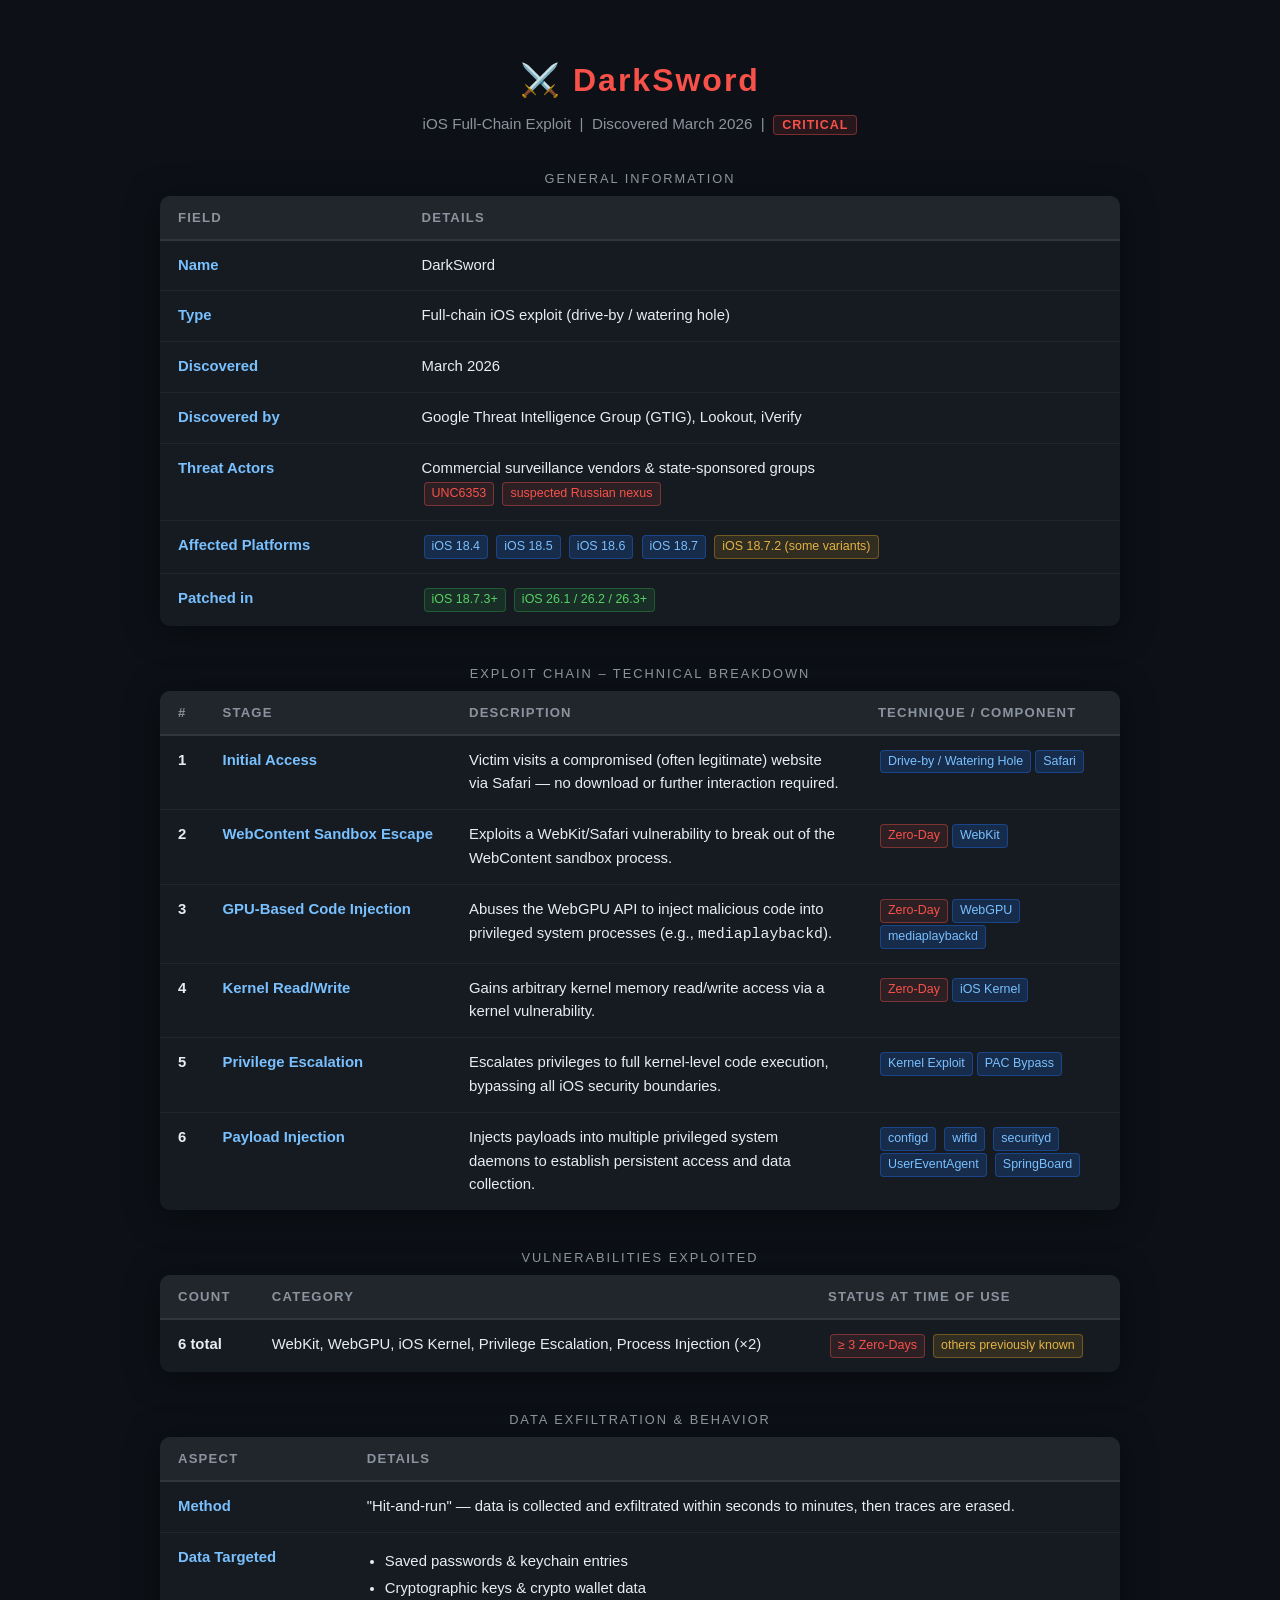
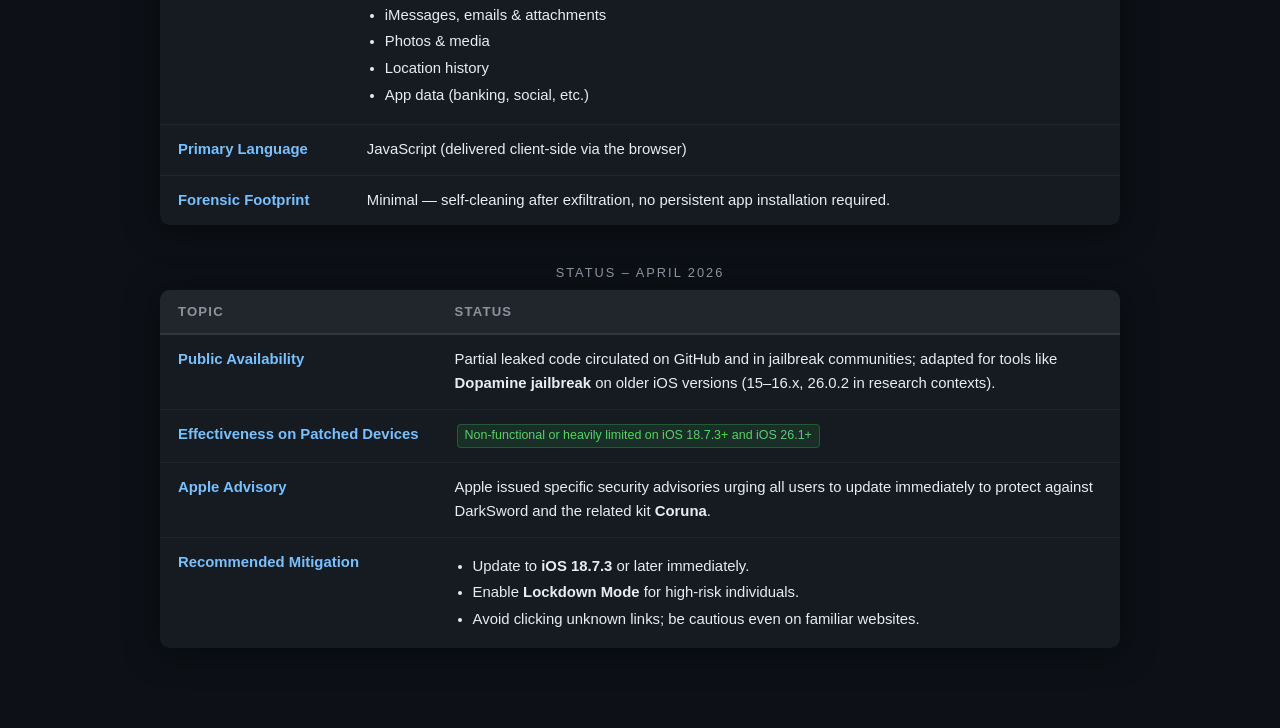
<file: darksword_exploit.html>
<!DOCTYPE html>
<html lang="en">
<head>
  <meta charset="UTF-8">
  <meta name="viewport" content="width=device-width, initial-scale=1.0">
  <title>DarkSword Exploit Chain – Overview</title>
  <style>
    body {
      font-family: 'Segoe UI', Arial, sans-serif;
      background: #0d1117;
      color: #e6edf3;
      padding: 32px 16px;
    }
    h1 {
      text-align: center;
      color: #f85149;
      letter-spacing: 2px;
      margin-bottom: 6px;
      font-size: 2rem;
    }
    .subtitle {
      text-align: center;
      color: #8b949e;
      margin-bottom: 32px;
      font-size: 0.95rem;
    }
    .badge {
      display: inline-block;
      background: #f851491a;
      color: #f85149;
      border: 1px solid #f8514966;
      border-radius: 4px;
      padding: 2px 8px;
      font-size: 0.78rem;
      font-weight: 700;
      letter-spacing: 1px;
      vertical-align: middle;
    }
    table {
      width: 100%;
      max-width: 960px;
      margin: 0 auto 40px auto;
      border-collapse: collapse;
      background: #161b22;
      border-radius: 10px;
      overflow: hidden;
      box-shadow: 0 4px 32px #0008;
    }
    thead tr {
      background: #21262d;
    }
    th {
      padding: 14px 18px;
      text-align: left;
      font-size: 0.82rem;
      text-transform: uppercase;
      letter-spacing: 1.2px;
      color: #8b949e;
      border-bottom: 2px solid #30363d;
    }
    td {
      padding: 13px 18px;
      border-bottom: 1px solid #21262d;
      vertical-align: top;
      font-size: 0.93rem;
      line-height: 1.6;
    }
    tr:last-child td { border-bottom: none; }
    tr:hover td { background: #1c2128; }
    .label {
      font-weight: 700;
      color: #79c0ff;
      white-space: nowrap;
    }
    .tag {
      display: inline-block;
      background: #1f6feb33;
      color: #79c0ff;
      border-radius: 4px;
      padding: 1px 7px;
      font-size: 0.78rem;
      margin: 1px 2px;
      border: 1px solid #1f6feb66;
    }
    .tag.red {
      background: #f851491a;
      color: #f85149;
      border-color: #f8514966;
    }
    .tag.green {
      background: #2ea04326;
      color: #56d364;
      border-color: #2ea04366;
    }
    .tag.orange {
      background: #d2992226;
      color: #e3b341;
      border-color: #d2992266;
    }
    ul {
      margin: 4px 0 0 0;
      padding-left: 18px;
    }
    li { margin-bottom: 3px; }
    .section-title {
      text-align: center;
      color: #8b949e;
      font-size: 0.8rem;
      text-transform: uppercase;
      letter-spacing: 2px;
      margin: 36px auto 10px auto;
      max-width: 960px;
    }
  </style>
</head>
<body>

<h1>⚔️ DarkSword</h1>
<p class="subtitle">iOS Full-Chain Exploit &nbsp;|&nbsp; Discovered March 2026 &nbsp;|&nbsp; <span class="badge">CRITICAL</span></p>

<!-- General Info -->
<div class="section-title">General Information</div>
<table>
  <thead>
    <tr><th>Field</th><th>Details</th></tr>
  </thead>
  <tbody>
    <tr>
      <td class="label">Name</td>
      <td>DarkSword</td>
    </tr>
    <tr>
      <td class="label">Type</td>
      <td>Full-chain iOS exploit (drive-by / watering hole)</td>
    </tr>
    <tr>
      <td class="label">Discovered</td>
      <td>March 2026</td>
    </tr>
    <tr>
      <td class="label">Discovered by</td>
      <td>Google Threat Intelligence Group (GTIG), Lookout, iVerify</td>
    </tr>
    <tr>
      <td class="label">Threat Actors</td>
      <td>
        Commercial surveillance vendors &amp; state-sponsored groups<br>
        <span class="tag red">UNC6353</span> <span class="tag red">suspected Russian nexus</span>
      </td>
    </tr>
    <tr>
      <td class="label">Affected Platforms</td>
      <td>
        <span class="tag">iOS 18.4</span>
        <span class="tag">iOS 18.5</span>
        <span class="tag">iOS 18.6</span>
        <span class="tag">iOS 18.7</span>
        <span class="tag orange">iOS 18.7.2 (some variants)</span>
      </td>
    </tr>
    <tr>
      <td class="label">Patched in</td>
      <td>
        <span class="tag green">iOS 18.7.3+</span>
        <span class="tag green">iOS 26.1 / 26.2 / 26.3+</span>
      </td>
    </tr>
  </tbody>
</table>

<!-- Exploit Chain -->
<div class="section-title">Exploit Chain – Technical Breakdown</div>
<table>
  <thead>
    <tr><th>#</th><th>Stage</th><th>Description</th><th>Technique / Component</th></tr>
  </thead>
  <tbody>
    <tr>
      <td><b>1</b></td>
      <td class="label">Initial Access</td>
      <td>Victim visits a compromised (often legitimate) website via Safari — no download or further interaction required.</td>
      <td><span class="tag">Drive-by / Watering Hole</span><span class="tag">Safari</span></td>
    </tr>
    <tr>
      <td><b>2</b></td>
      <td class="label">WebContent Sandbox Escape</td>
      <td>Exploits a WebKit/Safari vulnerability to break out of the WebContent sandbox process.</td>
      <td><span class="tag red">Zero-Day</span><span class="tag">WebKit</span></td>
    </tr>
    <tr>
      <td><b>3</b></td>
      <td class="label">GPU-Based Code Injection</td>
      <td>Abuses the WebGPU API to inject malicious code into privileged system processes (e.g., <code>mediaplaybackd</code>).</td>
      <td><span class="tag red">Zero-Day</span><span class="tag">WebGPU</span><span class="tag">mediaplaybackd</span></td>
    </tr>
    <tr>
      <td><b>4</b></td>
      <td class="label">Kernel Read/Write</td>
      <td>Gains arbitrary kernel memory read/write access via a kernel vulnerability.</td>
      <td><span class="tag red">Zero-Day</span><span class="tag">iOS Kernel</span></td>
    </tr>
    <tr>
      <td><b>5</b></td>
      <td class="label">Privilege Escalation</td>
      <td>Escalates privileges to full kernel-level code execution, bypassing all iOS security boundaries.</td>
      <td><span class="tag">Kernel Exploit</span><span class="tag">PAC Bypass</span></td>
    </tr>
    <tr>
      <td><b>6</b></td>
      <td class="label">Payload Injection</td>
      <td>Injects payloads into multiple privileged system daemons to establish persistent access and data collection.</td>
      <td>
        <span class="tag">configd</span>
        <span class="tag">wifid</span>
        <span class="tag">securityd</span>
        <span class="tag">UserEventAgent</span>
        <span class="tag">SpringBoard</span>
      </td>
    </tr>
  </tbody>
</table>

<!-- Vulnerabilities -->
<div class="section-title">Vulnerabilities Exploited</div>
<table>
  <thead>
    <tr><th>Count</th><th>Category</th><th>Status at Time of Use</th></tr>
  </thead>
  <tbody>
    <tr>
      <td><b>6 total</b></td>
      <td>WebKit, WebGPU, iOS Kernel, Privilege Escalation, Process Injection (×2)</td>
      <td>
        <span class="tag red">≥ 3 Zero-Days</span>
        <span class="tag orange">others previously known</span>
      </td>
    </tr>
  </tbody>
</table>

<!-- Data Exfiltration -->
<div class="section-title">Data Exfiltration & Behavior</div>
<table>
  <thead>
    <tr><th>Aspect</th><th>Details</th></tr>
  </thead>
  <tbody>
    <tr>
      <td class="label">Method</td>
      <td>"Hit-and-run" — data is collected and exfiltrated within seconds to minutes, then traces are erased.</td>
    </tr>
    <tr>
      <td class="label">Data Targeted</td>
      <td>
        <ul>
          <li>Saved passwords &amp; keychain entries</li>
          <li>Cryptographic keys &amp; crypto wallet data</li>
          <li>iMessages, emails &amp; attachments</li>
          <li>Photos &amp; media</li>
          <li>Location history</li>
          <li>App data (banking, social, etc.)</li>
        </ul>
      </td>
    </tr>
    <tr>
      <td class="label">Primary Language</td>
      <td>JavaScript (delivered client-side via the browser)</td>
    </tr>
    <tr>
      <td class="label">Forensic Footprint</td>
      <td>Minimal — self-cleaning after exfiltration, no persistent app installation required.</td>
    </tr>
  </tbody>
</table>

<!-- Status -->
<div class="section-title">Status – April 2026</div>
<table>
  <thead>
    <tr><th>Topic</th><th>Status</th></tr>
  </thead>
  <tbody>
    <tr>
      <td class="label">Public Availability</td>
      <td>Partial leaked code circulated on GitHub and in jailbreak communities; adapted for tools like <b>Dopamine jailbreak</b> on older iOS versions (15–16.x, 26.0.2 in research contexts).</td>
    </tr>
    <tr>
      <td class="label">Effectiveness on Patched Devices</td>
      <td><span class="tag green">Non-functional or heavily limited on iOS 18.7.3+ and iOS 26.1+</span></td>
    </tr>
    <tr>
      <td class="label">Apple Advisory</td>
      <td>Apple issued specific security advisories urging all users to update immediately to protect against DarkSword and the related kit <b>Coruna</b>.</td>
    </tr>
    <tr>
      <td class="label">Recommended Mitigation</td>
      <td>
        <ul>
          <li>Update to <b>iOS 18.7.3</b> or later immediately.</li>
          <li>Enable <b>Lockdown Mode</b> for high-risk individuals.</li>
          <li>Avoid clicking unknown links; be cautious even on familiar websites.</li>
        </ul>
      </td>
    </tr>
  </tbody>
</table>

</body>
</html>
</file>
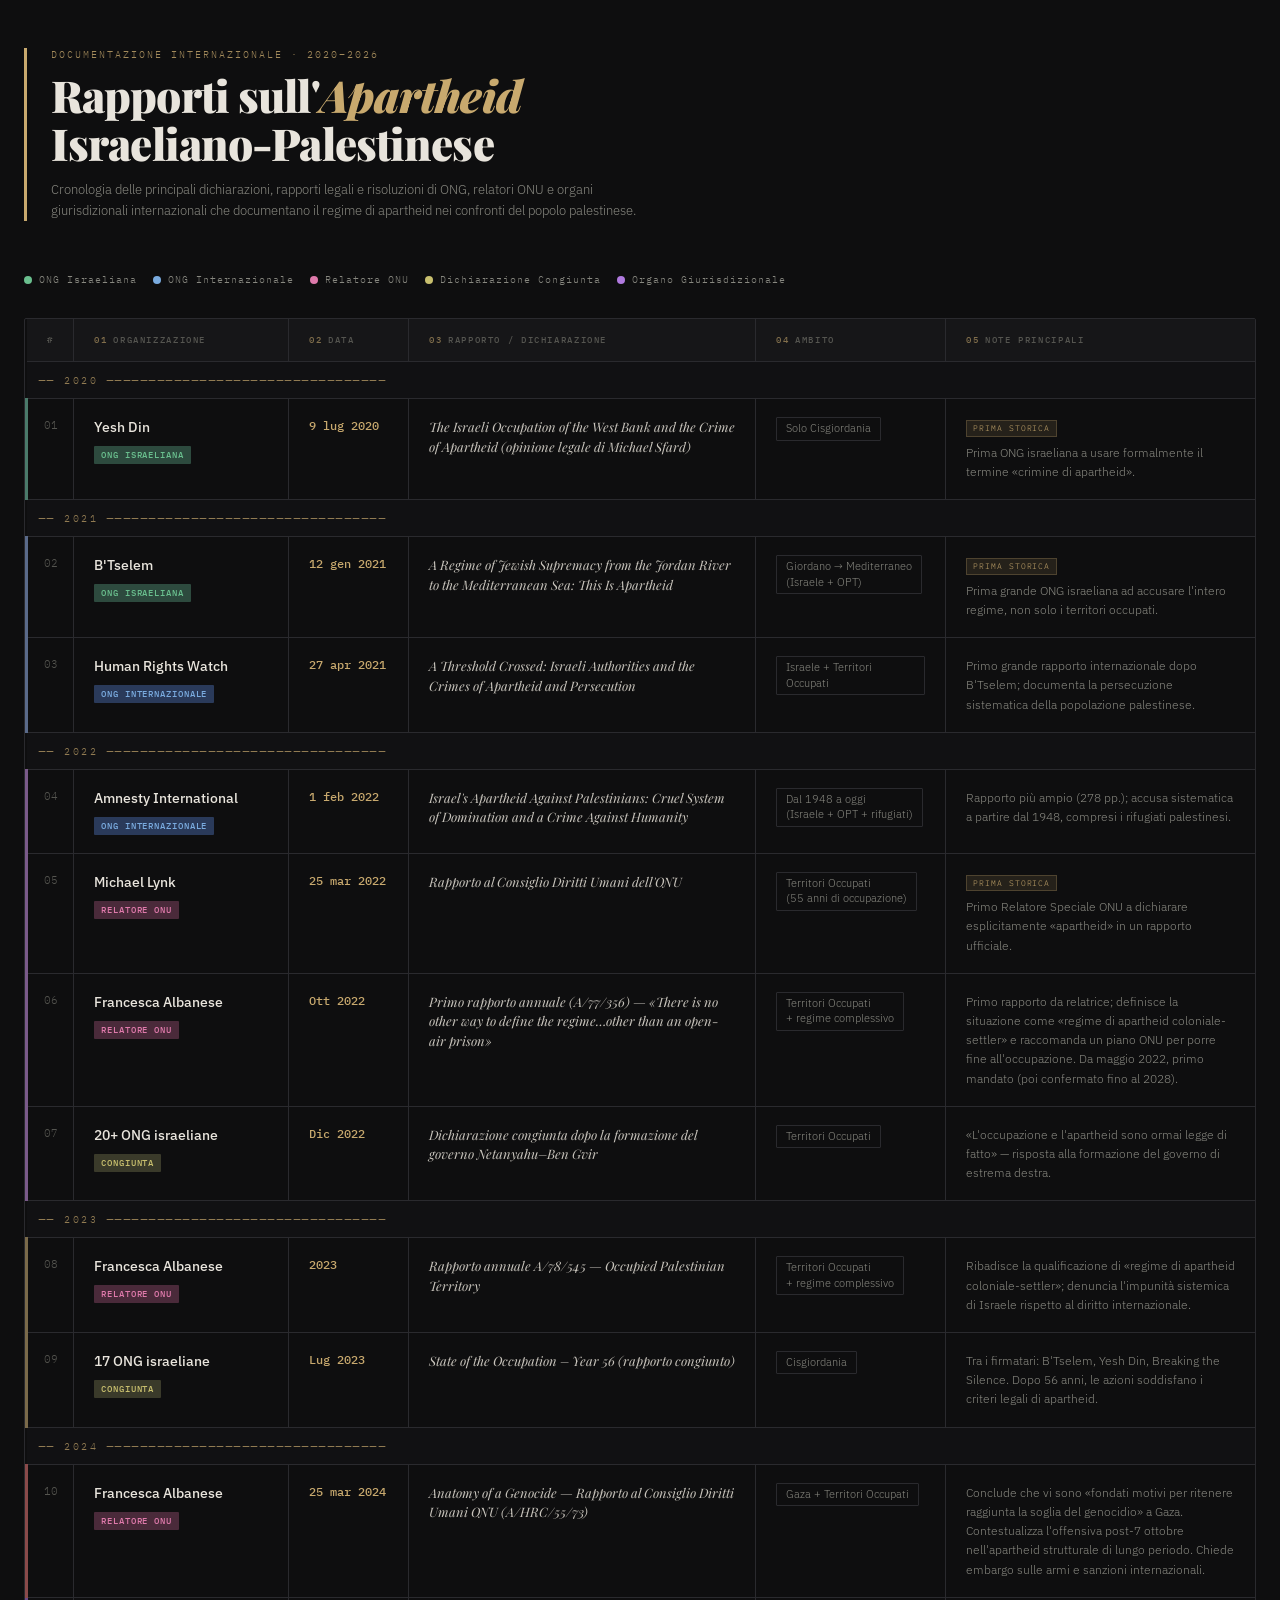
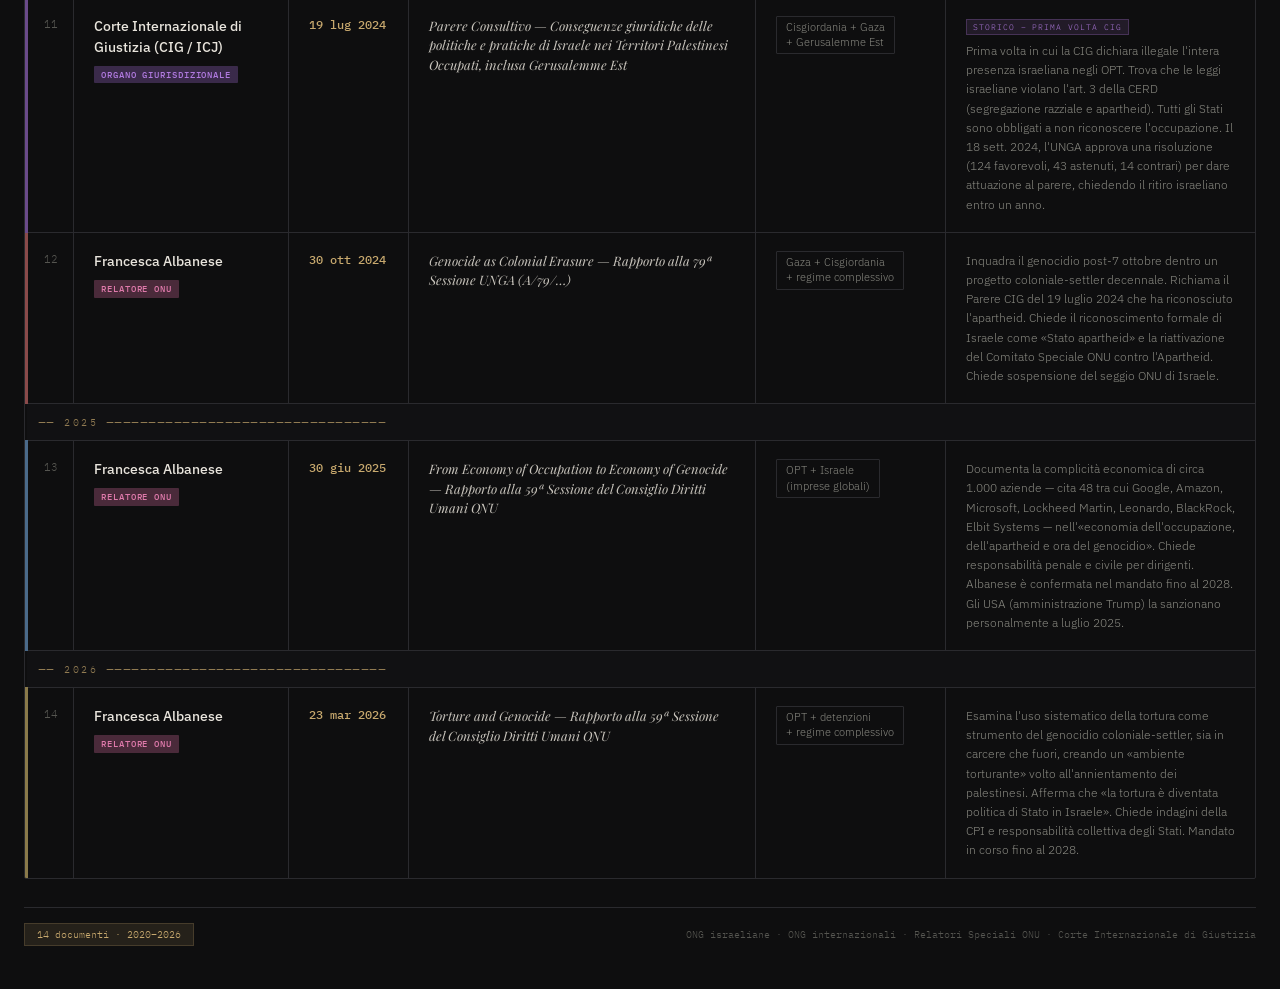
<file: tabella_apartheid.html>
<!DOCTYPE html>
<html lang="it">
<head>
<meta charset="UTF-8">
<meta name="viewport" content="width=device-width, initial-scale=1.0">
<title>Rapporti sull'Apartheid – Timeline</title>
<link href="https://fonts.googleapis.com/css2?family=Playfair+Display:wght@400;700;900&family=IBM+Plex+Mono:wght@400;500&family=IBM+Plex+Sans:wght@300;400;500&display=swap" rel="stylesheet">
<style>
  :root {
    --bg: #0e0e0f;
    --surface: #161618;
    --border: #2a2a2e;
    --accent: #c8a96e;
    --accent-dim: rgba(200,169,110,0.12);
    --accent-glow: rgba(200,169,110,0.06);
    --text: #e8e4dc;
    --text-muted: #888880;
    --text-dim: #555550;
    --tag-il: #2d4a3e;
    --tag-il-text: #6abf8e;
    --tag-intl: #2a3a5a;
    --tag-intl-text: #7aabdf;
    --tag-un: #4a2a3a;
    --tag-un-text: #df7aab;
    --tag-conj: #3a3a2a;
    --tag-conj-text: #c8bf6e;
    --tag-court: #3a2a4a;
    --tag-court-text: #b07adf;
  }
  *, *::before, *::after { box-sizing: border-box; margin: 0; padding: 0; }
  body { background: var(--bg); color: var(--text); font-family: 'IBM Plex Sans', sans-serif; font-weight: 300; min-height: 100vh; padding: 48px 24px; }
  .page-wrapper { max-width: 1320px; margin: 0 auto; }
  .header { margin-bottom: 52px; border-left: 3px solid var(--accent); padding-left: 24px; }
  .header-label { font-family: 'IBM Plex Mono', monospace; font-size: 10px; letter-spacing: 0.2em; text-transform: uppercase; color: var(--accent); margin-bottom: 10px; opacity: 0.8; }
  .header h1 { font-family: 'Playfair Display', serif; font-size: clamp(24px, 4vw, 44px); font-weight: 900; line-height: 1.1; color: var(--text); letter-spacing: -0.02em; margin-bottom: 12px; }
  .header h1 em { font-style: italic; color: var(--accent); }
  .header p { font-size: 13px; color: var(--text-muted); line-height: 1.6; max-width: 600px; }
  .legend { display: flex; flex-wrap: wrap; gap: 16px; margin-bottom: 32px; }
  .legend-item { display: flex; align-items: center; gap: 7px; font-family: 'IBM Plex Mono', monospace; font-size: 10px; letter-spacing: 0.1em; color: var(--text-muted); }
  .dot { width: 8px; height: 8px; border-radius: 50%; flex-shrink: 0; }
  .year-row td { background: #111113; padding: 8px 20px 8px 12px; border-bottom: 1px solid var(--border); }
  .year-label { font-family: 'IBM Plex Mono', monospace; font-size: 10px; letter-spacing: 0.25em; text-transform: uppercase; color: var(--accent); opacity: 0.7; }
  .table-container { overflow-x: auto; border: 1px solid var(--border); border-radius: 2px; }
  table { width: 100%; border-collapse: collapse; font-size: 13px; line-height: 1.55; }
  thead tr { background: var(--surface); border-bottom: 1px solid var(--border); }
  th { font-family: 'IBM Plex Mono', monospace; font-size: 9px; font-weight: 500; letter-spacing: 0.18em; text-transform: uppercase; color: var(--text-dim); padding: 14px 20px; text-align: left; white-space: nowrap; border-right: 1px solid var(--border); position: sticky; top: 0; background: var(--surface); z-index: 2; }
  th:last-child { border-right: none; }
  th .th-num { display: inline-block; color: var(--accent); margin-right: 6px; opacity: 0.6; }
  tbody tr { border-bottom: 1px solid var(--border); transition: background 0.2s; cursor: default; }
  tbody tr:hover:not(.year-row) { background: var(--accent-glow); }
  tbody tr:last-child { border-bottom: none; }
  td { padding: 18px 20px; vertical-align: top; border-right: 1px solid var(--border); }
  td:last-child { border-right: none; }
  .col-index { font-family: 'IBM Plex Mono', monospace; font-size: 11px; color: var(--text-dim); width: 36px; text-align: center; padding: 18px 12px; }
  .col-org { min-width: 180px; max-width: 220px; }
  .org-name { font-weight: 500; color: var(--text); font-size: 13.5px; margin-bottom: 6px; font-family: 'IBM Plex Sans', sans-serif; }
  .tag { display: inline-block; font-family: 'IBM Plex Mono', monospace; font-size: 9px; letter-spacing: 0.1em; text-transform: uppercase; padding: 2px 7px; border-radius: 1px; font-weight: 500; }
  .tag-il { background: var(--tag-il); color: var(--tag-il-text); }
  .tag-intl { background: var(--tag-intl); color: var(--tag-intl-text); }
  .tag-un { background: var(--tag-un); color: var(--tag-un-text); }
  .tag-conj { background: var(--tag-conj); color: var(--tag-conj-text); }
  .tag-court { background: var(--tag-court); color: var(--tag-court-text); }
  .col-date { white-space: nowrap; min-width: 120px; }
  .date-main { font-family: 'IBM Plex Mono', monospace; font-size: 12px; color: var(--accent); font-weight: 500; }
  .col-report { min-width: 260px; max-width: 360px; }
  .report-title { font-family: 'Playfair Display', serif; font-size: 13px; font-weight: 400; font-style: italic; color: #c8c4bc; line-height: 1.5; }
  .col-scope { min-width: 170px; max-width: 210px; }
  .scope-pill { display: inline-block; font-size: 11px; color: var(--text-muted); border: 1px solid var(--border); padding: 3px 9px; border-radius: 1px; line-height: 1.4; }
  .col-notes { min-width: 240px; max-width: 320px; }
  .note-text { font-size: 12px; color: var(--text-muted); line-height: 1.6; }
  .note-first { display: inline-block; background: var(--accent-dim); color: var(--accent); font-family: 'IBM Plex Mono', monospace; font-size: 8px; letter-spacing: 0.12em; text-transform: uppercase; padding: 1px 6px; margin-bottom: 6px; border: 1px solid rgba(200,169,110,0.25); }
  .note-landmark { display: inline-block; background: rgba(176,122,223,0.12); color: var(--tag-court-text); font-family: 'IBM Plex Mono', monospace; font-size: 8px; letter-spacing: 0.12em; text-transform: uppercase; padding: 1px 6px; margin-bottom: 6px; border: 1px solid rgba(176,122,223,0.25); }
  .stripe-2020 { border-left: 3px solid #4a7a6a; }
  .stripe-2021 { border-left: 3px solid #5a6a8a; }
  .stripe-2022 { border-left: 3px solid #7a5a8a; }
  .stripe-2023 { border-left: 3px solid #7a6a4a; }
  .stripe-2024a { border-left: 3px solid #8a4a4a; }
  .stripe-2024b { border-left: 3px solid #6a4a8a; }
  .stripe-2025 { border-left: 3px solid #4a6a8a; }
  .stripe-2026 { border-left: 3px solid #8a7a4a; }
  .footer { margin-top: 28px; display: flex; justify-content: space-between; align-items: center; flex-wrap: wrap; gap: 12px; font-family: 'IBM Plex Mono', monospace; font-size: 10px; color: var(--text-dim); padding-top: 20px; border-top: 1px solid var(--border); }
  .count-badge { background: var(--accent-dim); color: var(--accent); padding: 4px 12px; border: 1px solid rgba(200,169,110,0.2); }
  @media (max-width: 768px) { body { padding: 24px 12px; } td, th { padding: 12px 12px; } .col-report { min-width: 200px; } .col-notes { min-width: 180px; } }
</style>
</head>
<body>
<div class="page-wrapper">

  <header class="header">
    <div class="header-label">Documentazione internazionale · 2020–2026</div>
    <h1>Rapporti sull'<em>Apartheid</em><br>Israeliano-Palestinese</h1>
    <p>Cronologia delle principali dichiarazioni, rapporti legali e risoluzioni di ONG, relatori ONU e organi giurisdizionali internazionali che documentano il regime di apartheid nei confronti del popolo palestinese.</p>
  </header>

  <div class="legend">
    <div class="legend-item"><span class="dot" style="background:var(--tag-il-text)"></span> ONG Israeliana</div>
    <div class="legend-item"><span class="dot" style="background:var(--tag-intl-text)"></span> ONG Internazionale</div>
    <div class="legend-item"><span class="dot" style="background:var(--tag-un-text)"></span> Relatore ONU</div>
    <div class="legend-item"><span class="dot" style="background:var(--tag-conj-text)"></span> Dichiarazione Congiunta</div>
    <div class="legend-item"><span class="dot" style="background:var(--tag-court-text)"></span> Organo Giurisdizionale</div>
  </div>

  <div class="table-container">
    <table>
      <thead>
        <tr>
          <th>#</th>
          <th><span class="th-num">01</span>Organizzazione</th>
          <th><span class="th-num">02</span>Data</th>
          <th><span class="th-num">03</span>Rapporto / Dichiarazione</th>
          <th><span class="th-num">04</span>Ambito</th>
          <th><span class="th-num">05</span>Note principali</th>
        </tr>
      </thead>
      <tbody>

        <!-- ══ 2020 ══ -->
        <tr class="year-row"><td colspan="6"><span class="year-label">── 2020 ─────────────────────────────────</span></td></tr>

        <tr class="stripe-2020">
          <td class="col-index">01</td>
          <td class="col-org"><div class="org-name">Yesh Din</div><span class="tag tag-il">ONG israeliana</span></td>
          <td class="col-date"><div class="date-main">9 lug 2020</div></td>
          <td class="col-report"><div class="report-title">The Israeli Occupation of the West Bank and the Crime of Apartheid (opinione legale di Michael Sfard)</div></td>
          <td class="col-scope"><span class="scope-pill">Solo Cisgiordania</span></td>
          <td class="col-notes"><span class="note-first">Prima storica</span><div class="note-text">Prima ONG israeliana a usare formalmente il termine «crimine di apartheid».</div></td>
        </tr>

        <!-- ══ 2021 ══ -->
        <tr class="year-row"><td colspan="6"><span class="year-label">── 2021 ─────────────────────────────────</span></td></tr>

        <tr class="stripe-2021">
          <td class="col-index">02</td>
          <td class="col-org"><div class="org-name">B'Tselem</div><span class="tag tag-il">ONG israeliana</span></td>
          <td class="col-date"><div class="date-main">12 gen 2021</div></td>
          <td class="col-report"><div class="report-title">A Regime of Jewish Supremacy from the Jordan River to the Mediterranean Sea: This Is Apartheid</div></td>
          <td class="col-scope"><span class="scope-pill">Giordano → Mediterraneo<br>(Israele + OPT)</span></td>
          <td class="col-notes"><span class="note-first">Prima storica</span><div class="note-text">Prima grande ONG israeliana ad accusare l'intero regime, non solo i territori occupati.</div></td>
        </tr>

        <tr class="stripe-2021">
          <td class="col-index">03</td>
          <td class="col-org"><div class="org-name">Human Rights Watch</div><span class="tag tag-intl">ONG internazionale</span></td>
          <td class="col-date"><div class="date-main">27 apr 2021</div></td>
          <td class="col-report"><div class="report-title">A Threshold Crossed: Israeli Authorities and the Crimes of Apartheid and Persecution</div></td>
          <td class="col-scope"><span class="scope-pill">Israele + Territori Occupati</span></td>
          <td class="col-notes"><div class="note-text">Primo grande rapporto internazionale dopo B'Tselem; documenta la persecuzione sistematica della popolazione palestinese.</div></td>
        </tr>

        <!-- ══ 2022 ══ -->
        <tr class="year-row"><td colspan="6"><span class="year-label">── 2022 ─────────────────────────────────</span></td></tr>

        <tr class="stripe-2022">
          <td class="col-index">04</td>
          <td class="col-org"><div class="org-name">Amnesty International</div><span class="tag tag-intl">ONG internazionale</span></td>
          <td class="col-date"><div class="date-main">1 feb 2022</div></td>
          <td class="col-report"><div class="report-title">Israel's Apartheid Against Palestinians: Cruel System of Domination and a Crime Against Humanity</div></td>
          <td class="col-scope"><span class="scope-pill">Dal 1948 a oggi<br>(Israele + OPT + rifugiati)</span></td>
          <td class="col-notes"><div class="note-text">Rapporto più ampio (278 pp.); accusa sistematica a partire dal 1948, compresi i rifugiati palestinesi.</div></td>
        </tr>

        <tr class="stripe-2022">
          <td class="col-index">05</td>
          <td class="col-org"><div class="org-name">Michael Lynk</div><span class="tag tag-un">Relatore ONU</span></td>
          <td class="col-date"><div class="date-main">25 mar 2022</div></td>
          <td class="col-report"><div class="report-title">Rapporto al Consiglio Diritti Umani dell'ONU</div></td>
          <td class="col-scope"><span class="scope-pill">Territori Occupati<br>(55 anni di occupazione)</span></td>
          <td class="col-notes"><span class="note-first">Prima storica</span><div class="note-text">Primo Relatore Speciale ONU a dichiarare esplicitamente «apartheid» in un rapporto ufficiale.</div></td>
        </tr>

        <tr class="stripe-2022">
          <td class="col-index">06</td>
          <td class="col-org"><div class="org-name">Francesca Albanese</div><span class="tag tag-un">Relatore ONU</span></td>
          <td class="col-date"><div class="date-main">Ott 2022</div></td>
          <td class="col-report"><div class="report-title">Primo rapporto annuale (A/77/356) — «There is no other way to define the regime…other than an open-air prison»</div></td>
          <td class="col-scope"><span class="scope-pill">Territori Occupati<br>+ regime complessivo</span></td>
          <td class="col-notes"><div class="note-text">Primo rapporto da relatrice; definisce la situazione come «regime di apartheid coloniale-settler» e raccomanda un piano ONU per porre fine all'occupazione. Da maggio 2022, primo mandato (poi confermato fino al 2028).</div></td>
        </tr>

        <tr class="stripe-2022">
          <td class="col-index">07</td>
          <td class="col-org"><div class="org-name">20+ ONG israeliane</div><span class="tag tag-conj">Congiunta</span></td>
          <td class="col-date"><div class="date-main">Dic 2022</div></td>
          <td class="col-report"><div class="report-title">Dichiarazione congiunta dopo la formazione del governo Netanyahu–Ben Gvir</div></td>
          <td class="col-scope"><span class="scope-pill">Territori Occupati</span></td>
          <td class="col-notes"><div class="note-text">«L'occupazione e l'apartheid sono ormai legge di fatto» — risposta alla formazione del governo di estrema destra.</div></td>
        </tr>

        <!-- ══ 2023 ══ -->
        <tr class="year-row"><td colspan="6"><span class="year-label">── 2023 ─────────────────────────────────</span></td></tr>

        <tr class="stripe-2023">
          <td class="col-index">08</td>
          <td class="col-org"><div class="org-name">Francesca Albanese</div><span class="tag tag-un">Relatore ONU</span></td>
          <td class="col-date"><div class="date-main">2023</div></td>
          <td class="col-report"><div class="report-title">Rapporto annuale A/78/545 — Occupied Palestinian Territory</div></td>
          <td class="col-scope"><span class="scope-pill">Territori Occupati<br>+ regime complessivo</span></td>
          <td class="col-notes"><div class="note-text">Ribadisce la qualificazione di «regime di apartheid coloniale-settler»; denuncia l'impunità sistemica di Israele rispetto al diritto internazionale.</div></td>
        </tr>

        <tr class="stripe-2023">
          <td class="col-index">09</td>
          <td class="col-org"><div class="org-name">17 ONG israeliane</div><span class="tag tag-conj">Congiunta</span></td>
          <td class="col-date"><div class="date-main">Lug 2023</div></td>
          <td class="col-report"><div class="report-title">State of the Occupation – Year 56 (rapporto congiunto)</div></td>
          <td class="col-scope"><span class="scope-pill">Cisgiordania</span></td>
          <td class="col-notes"><div class="note-text">Tra i firmatari: B'Tselem, Yesh Din, Breaking the Silence. Dopo 56 anni, le azioni soddisfano i criteri legali di apartheid.</div></td>
        </tr>

        <!-- ══ 2024 ══ -->
        <tr class="year-row"><td colspan="6"><span class="year-label">── 2024 ─────────────────────────────────</span></td></tr>

        <tr class="stripe-2024a">
          <td class="col-index">10</td>
          <td class="col-org"><div class="org-name">Francesca Albanese</div><span class="tag tag-un">Relatore ONU</span></td>
          <td class="col-date"><div class="date-main">25 mar 2024</div></td>
          <td class="col-report"><div class="report-title">Anatomy of a Genocide — Rapporto al Consiglio Diritti Umani ONU (A/HRC/55/73)</div></td>
          <td class="col-scope"><span class="scope-pill">Gaza + Territori Occupati</span></td>
          <td class="col-notes"><div class="note-text">Conclude che vi sono «fondati motivi per ritenere raggiunta la soglia del genocidio» a Gaza. Contestualizza l'offensiva post-7 ottobre nell'apartheid strutturale di lungo periodo. Chiede embargo sulle armi e sanzioni internazionali.</div></td>
        </tr>

        <tr class="stripe-2024b">
          <td class="col-index">11</td>
          <td class="col-org"><div class="org-name">Corte Internazionale di Giustizia (CIG / ICJ)</div><span class="tag tag-court">Organo giurisdizionale</span></td>
          <td class="col-date"><div class="date-main">19 lug 2024</div></td>
          <td class="col-report"><div class="report-title">Parere Consultivo — Conseguenze giuridiche delle politiche e pratiche di Israele nei Territori Palestinesi Occupati, inclusa Gerusalemme Est</div></td>
          <td class="col-scope"><span class="scope-pill">Cisgiordania + Gaza<br>+ Gerusalemme Est</span></td>
          <td class="col-notes">
            <span class="note-landmark">Storico – Prima volta CIG</span>
            <div class="note-text">Prima volta in cui la CIG dichiara illegale l'intera presenza israeliana negli OPT. Trova che le leggi israeliane violano l'art. 3 della CERD (segregazione razziale e apartheid). Tutti gli Stati sono obbligati a non riconoscere l'occupazione. Il 18 sett. 2024, l'UNGA approva una risoluzione (124 favorevoli, 43 astenuti, 14 contrari) per dare attuazione al parere, chiedendo il ritiro israeliano entro un anno.</div>
          </td>
        </tr>

        <tr class="stripe-2024a">
          <td class="col-index">12</td>
          <td class="col-org"><div class="org-name">Francesca Albanese</div><span class="tag tag-un">Relatore ONU</span></td>
          <td class="col-date"><div class="date-main">30 ott 2024</div></td>
          <td class="col-report"><div class="report-title">Genocide as Colonial Erasure — Rapporto alla 79ª Sessione UNGA (A/79/…)</div></td>
          <td class="col-scope"><span class="scope-pill">Gaza + Cisgiordania<br>+ regime complessivo</span></td>
          <td class="col-notes"><div class="note-text">Inquadra il genocidio post-7 ottobre dentro un progetto coloniale-settler decennale. Richiama il Parere CIG del 19 luglio 2024 che ha riconosciuto l'apartheid. Chiede il riconoscimento formale di Israele come «Stato apartheid» e la riattivazione del Comitato Speciale ONU contro l'Apartheid. Chiede sospensione del seggio ONU di Israele.</div></td>
        </tr>

        <!-- ══ 2025 ══ -->
        <tr class="year-row"><td colspan="6"><span class="year-label">── 2025 ─────────────────────────────────</span></td></tr>

        <tr class="stripe-2025">
          <td class="col-index">13</td>
          <td class="col-org"><div class="org-name">Francesca Albanese</div><span class="tag tag-un">Relatore ONU</span></td>
          <td class="col-date"><div class="date-main">30 giu 2025</div></td>
          <td class="col-report"><div class="report-title">From Economy of Occupation to Economy of Genocide — Rapporto alla 59ª Sessione del Consiglio Diritti Umani ONU</div></td>
          <td class="col-scope"><span class="scope-pill">OPT + Israele<br>(imprese globali)</span></td>
          <td class="col-notes"><div class="note-text">Documenta la complicità economica di circa 1.000 aziende — cita 48 tra cui Google, Amazon, Microsoft, Lockheed Martin, Leonardo, BlackRock, Elbit Systems — nell'«economia dell'occupazione, dell'apartheid e ora del genocidio». Chiede responsabilità penale e civile per dirigenti. Albanese è confermata nel mandato fino al 2028. Gli USA (amministrazione Trump) la sanzionano personalmente a luglio 2025.</div></td>
        </tr>

        <!-- ══ 2026 ══ -->
        <tr class="year-row"><td colspan="6"><span class="year-label">── 2026 ─────────────────────────────────</span></td></tr>

        <tr class="stripe-2026">
          <td class="col-index">14</td>
          <td class="col-org"><div class="org-name">Francesca Albanese</div><span class="tag tag-un">Relatore ONU</span></td>
          <td class="col-date"><div class="date-main">23 mar 2026</div></td>
          <td class="col-report"><div class="report-title">Torture and Genocide — Rapporto alla 59ª Sessione del Consiglio Diritti Umani ONU</div></td>
          <td class="col-scope"><span class="scope-pill">OPT + detenzioni<br>+ regime complessivo</span></td>
          <td class="col-notes"><div class="note-text">Esamina l'uso sistematico della tortura come strumento del genocidio coloniale-settler, sia in carcere che fuori, creando un «ambiente torturante» volto all'annientamento dei palestinesi. Afferma che «la tortura è diventata politica di Stato in Israele». Chiede indagini della CPI e responsabilità collettiva degli Stati. Mandato in corso fino al 2028.</div></td>
        </tr>

      </tbody>
    </table>
  </div>

  <footer class="footer">
    <div><span class="count-badge">14 documenti · 2020–2026</span></div>
    <div>ONG israeliane · ONG internazionali · Relatori Speciali ONU · Corte Internazionale di Giustizia</div>
  </footer>

</div>
</body>
</html>
</file>
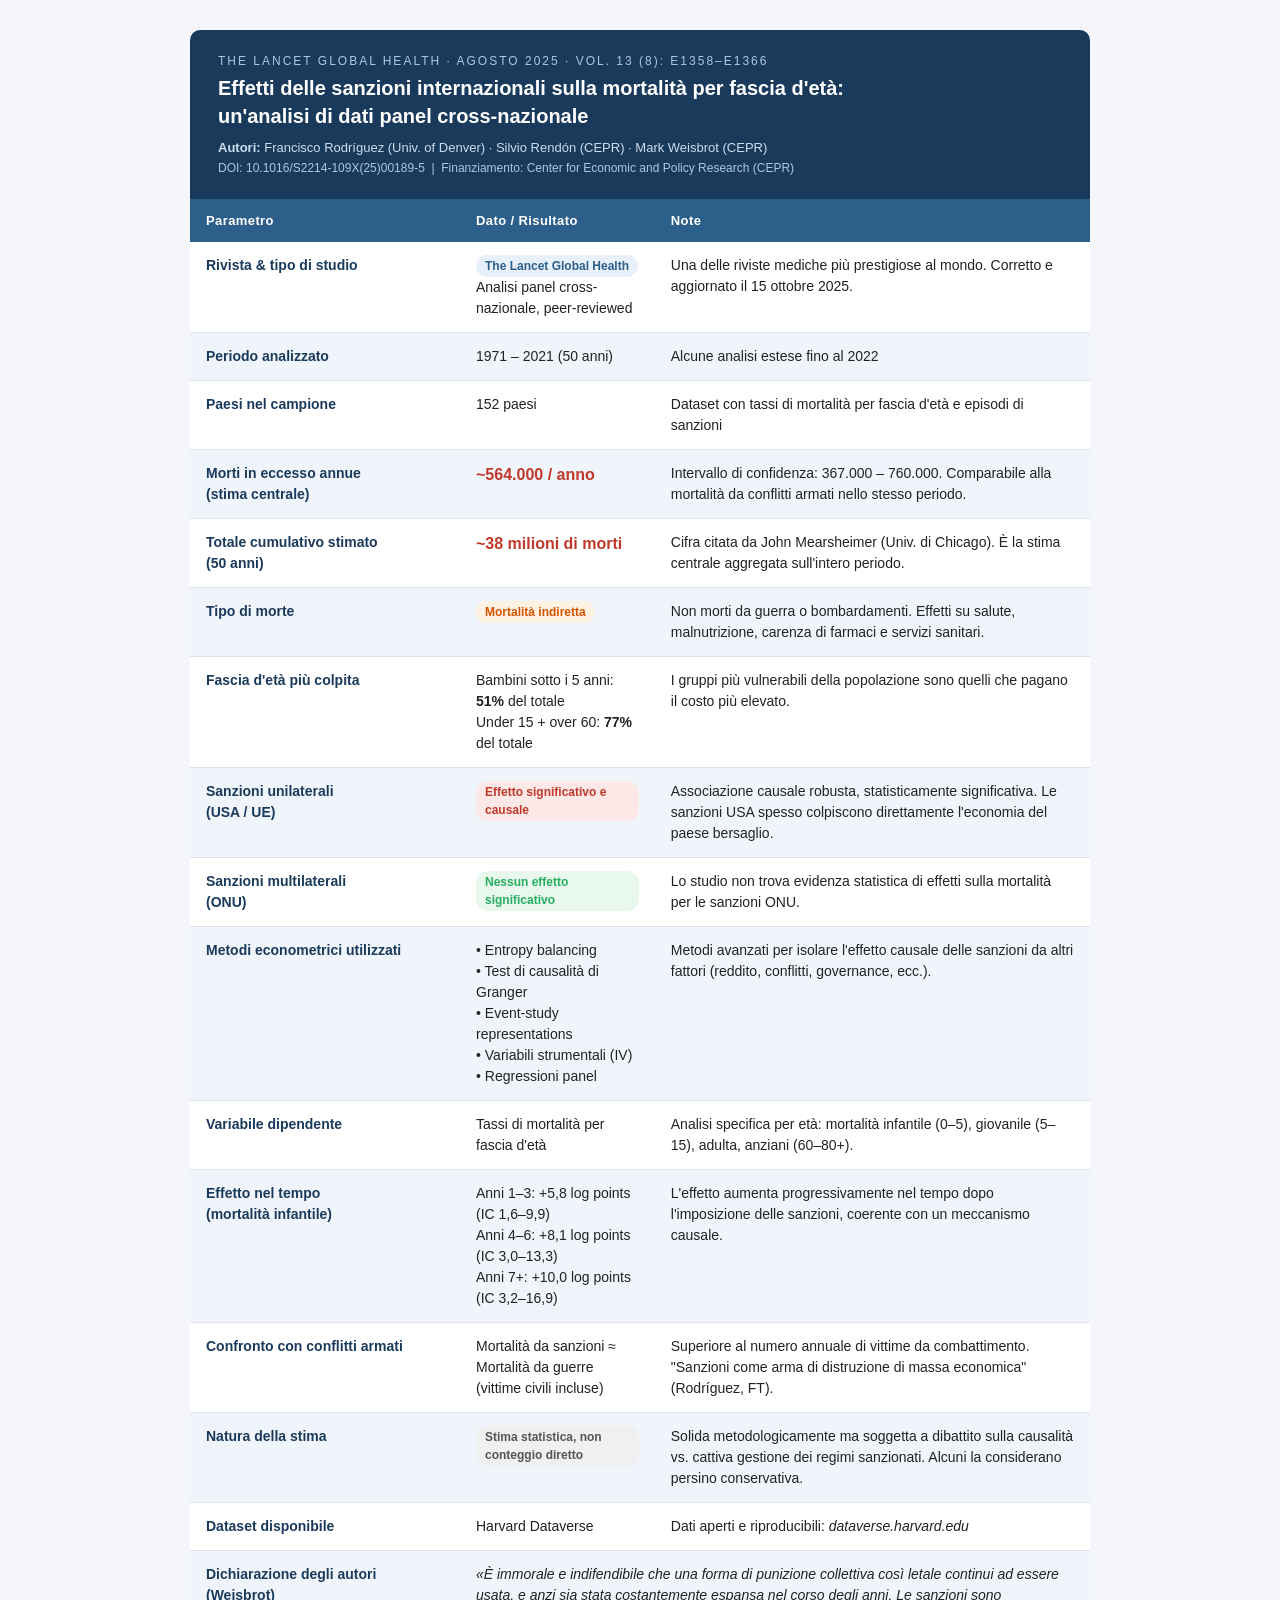
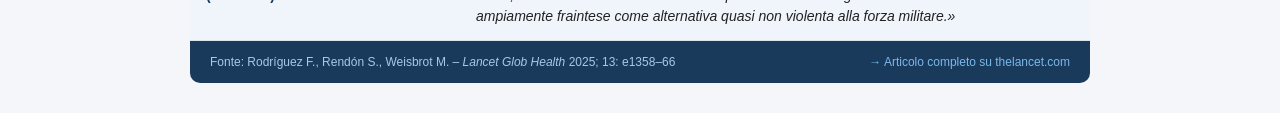
<file: tabella_sanctions_study.html>
<!DOCTYPE html>
<html lang="it">
<head>
  <meta charset="UTF-8">
  <meta name="viewport" content="width=device-width, initial-scale=1.0">
  <title>Studio Lancet – Sanzioni e Mortalità in Eccesso</title>
  <style>
    * { box-sizing: border-box; margin: 0; padding: 0; }

    body {
      font-family: 'Segoe UI', Arial, sans-serif;
      background: #f4f6f9;
      padding: 30px 20px;
      color: #222;
    }

    .container {
      max-width: 900px;
      margin: 0 auto;
    }

    header {
      background: #1a3a5c;
      color: white;
      padding: 24px 28px;
      border-radius: 10px 10px 0 0;
    }

    header .journal {
      font-size: 12px;
      letter-spacing: 2px;
      text-transform: uppercase;
      color: #a8c8e8;
      margin-bottom: 6px;
    }

    header h1 {
      font-size: 20px;
      line-height: 1.4;
      font-weight: 700;
    }

    header .meta {
      margin-top: 10px;
      font-size: 13px;
      color: #cde;
    }

    header .doi {
      margin-top: 6px;
      font-size: 12px;
      color: #a8c8e8;
    }

    table {
      width: 100%;
      border-collapse: collapse;
      background: white;
      font-size: 14px;
    }

    thead tr {
      background: #2c5f8a;
      color: white;
    }

    thead th {
      padding: 14px 16px;
      text-align: left;
      font-weight: 600;
      font-size: 13px;
      letter-spacing: 0.4px;
    }

    thead th:first-child { width: 30%; }

    tbody tr:nth-child(even) { background: #f0f5fb; }
    tbody tr:nth-child(odd)  { background: #ffffff; }

    tbody tr:hover { background: #ddeeff; transition: background 0.2s; }

    tbody td {
      padding: 13px 16px;
      vertical-align: top;
      border-bottom: 1px solid #dde4ee;
      line-height: 1.5;
    }

    tbody td:first-child {
      font-weight: 600;
      color: #1a3a5c;
    }

    .badge {
      display: inline-block;
      padding: 2px 9px;
      border-radius: 12px;
      font-size: 12px;
      font-weight: 600;
    }
    .badge-red    { background: #fde8e8; color: #c0392b; }
    .badge-orange { background: #fef3e2; color: #d35400; }
    .badge-blue   { background: #e8f0fb; color: #2c5f8a; }
    .badge-green  { background: #e8f8ed; color: #27ae60; }
    .badge-gray   { background: #f0f0f0; color: #555; }

    .highlight {
      font-size: 16px;
      font-weight: 700;
      color: #c0392b;
    }

    footer {
      background: #1a3a5c;
      color: #a8c8e8;
      font-size: 12px;
      padding: 14px 20px;
      border-radius: 0 0 10px 10px;
      display: flex;
      justify-content: space-between;
      flex-wrap: wrap;
      gap: 6px;
    }

    footer a { color: #7ab8e8; text-decoration: none; }
    footer a:hover { text-decoration: underline; }
  </style>
</head>
<body>
<div class="container">

  <header>
    <div class="journal">The Lancet Global Health · Agosto 2025 · Vol. 13 (8): e1358–e1366</div>
    <h1>Effetti delle sanzioni internazionali sulla mortalità per fascia d'età:<br>un'analisi di dati panel cross-nazionale</h1>
    <div class="meta">
      <strong>Autori:</strong> Francisco Rodríguez (Univ. of Denver) · Silvio Rendón (CEPR) · Mark Weisbrot (CEPR)
    </div>
    <div class="doi">DOI: 10.1016/S2214-109X(25)00189-5 &nbsp;|&nbsp; Finanziamento: Center for Economic and Policy Research (CEPR)</div>
  </header>

  <table>
    <thead>
      <tr>
        <th>Parametro</th>
        <th>Dato / Risultato</th>
        <th>Note</th>
      </tr>
    </thead>
    <tbody>

      <tr>
        <td>Rivista & tipo di studio</td>
        <td><span class="badge badge-blue">The Lancet Global Health</span><br>Analisi panel cross-nazionale, peer-reviewed</td>
        <td>Una delle riviste mediche più prestigiose al mondo. Corretto e aggiornato il 15 ottobre 2025.</td>
      </tr>

      <tr>
        <td>Periodo analizzato</td>
        <td>1971 – 2021 (50 anni)</td>
        <td>Alcune analisi estese fino al 2022</td>
      </tr>

      <tr>
        <td>Paesi nel campione</td>
        <td>152 paesi</td>
        <td>Dataset con tassi di mortalità per fascia d'età e episodi di sanzioni</td>
      </tr>

      <tr>
        <td>Morti in eccesso annue<br>(stima centrale)</td>
        <td><span class="highlight">~564.000 / anno</span></td>
        <td>Intervallo di confidenza: 367.000 – 760.000. Comparabile alla mortalità da conflitti armati nello stesso periodo.</td>
      </tr>

      <tr>
        <td>Totale cumulativo stimato<br>(50 anni)</td>
        <td><span class="highlight">~38 milioni di morti</span></td>
        <td>Cifra citata da John Mearsheimer (Univ. di Chicago). È la stima centrale aggregata sull'intero periodo.</td>
      </tr>

      <tr>
        <td>Tipo di morte</td>
        <td><span class="badge badge-orange">Mortalità indiretta</span></td>
        <td>Non morti da guerra o bombardamenti. Effetti su salute, malnutrizione, carenza di farmaci e servizi sanitari.</td>
      </tr>

      <tr>
        <td>Fascia d'età più colpita</td>
        <td>Bambini sotto i 5 anni: <strong>51%</strong> del totale<br>Under 15 + over 60: <strong>77%</strong> del totale</td>
        <td>I gruppi più vulnerabili della popolazione sono quelli che pagano il costo più elevato.</td>
      </tr>

      <tr>
        <td>Sanzioni unilaterali<br>(USA / UE)</td>
        <td><span class="badge badge-red">Effetto significativo e causale</span></td>
        <td>Associazione causale robusta, statisticamente significativa. Le sanzioni USA spesso colpiscono direttamente l'economia del paese bersaglio.</td>
      </tr>

      <tr>
        <td>Sanzioni multilaterali<br>(ONU)</td>
        <td><span class="badge badge-green">Nessun effetto significativo</span></td>
        <td>Lo studio non trova evidenza statistica di effetti sulla mortalità per le sanzioni ONU.</td>
      </tr>

      <tr>
        <td>Metodi econometrici utilizzati</td>
        <td>
          • Entropy balancing<br>
          • Test di causalità di Granger<br>
          • Event-study representations<br>
          • Variabili strumentali (IV)<br>
          • Regressioni panel
        </td>
        <td>Metodi avanzati per isolare l'effetto causale delle sanzioni da altri fattori (reddito, conflitti, governance, ecc.).</td>
      </tr>

      <tr>
        <td>Variabile dipendente</td>
        <td>Tassi di mortalità per fascia d'età</td>
        <td>Analisi specifica per età: mortalità infantile (0–5), giovanile (5–15), adulta, anziani (60–80+).</td>
      </tr>

      <tr>
        <td>Effetto nel tempo<br>(mortalità infantile)</td>
        <td>
          Anni 1–3: +5,8 log points (IC 1,6–9,9)<br>
          Anni 4–6: +8,1 log points (IC 3,0–13,3)<br>
          Anni 7+: +10,0 log points (IC 3,2–16,9)
        </td>
        <td>L'effetto aumenta progressivamente nel tempo dopo l'imposizione delle sanzioni, coerente con un meccanismo causale.</td>
      </tr>

      <tr>
        <td>Confronto con conflitti armati</td>
        <td>Mortalità da sanzioni ≈ Mortalità da guerre<br>(vittime civili incluse)</td>
        <td>Superiore al numero annuale di vittime da combattimento. "Sanzioni come arma di distruzione di massa economica" (Rodríguez, FT).</td>
      </tr>

      <tr>
        <td>Natura della stima</td>
        <td><span class="badge badge-gray">Stima statistica, non conteggio diretto</span></td>
        <td>Solida metodologicamente ma soggetta a dibattito sulla causalità vs. cattiva gestione dei regimi sanzionati. Alcuni la considerano persino conservativa.</td>
      </tr>

      <tr>
        <td>Dataset disponibile</td>
        <td>Harvard Dataverse</td>
        <td>Dati aperti e riproducibili: <em>dataverse.harvard.edu</em></td>
      </tr>

      <tr>
        <td>Dichiarazione degli autori<br>(Weisbrot)</td>
        <td colspan="2"><em>«È immorale e indifendibile che una forma di punizione collettiva così letale continui ad essere usata, e anzi sia stata costantemente espansa nel corso degli anni. Le sanzioni sono ampiamente fraintese come alternativa quasi non violenta alla forza militare.»</em></td>
      </tr>

    </tbody>
  </table>

  <footer>
    <span>Fonte: Rodríguez F., Rendón S., Weisbrot M. – <em>Lancet Glob Health</em> 2025; 13: e1358–66</span>
    <span><a href="https://www.thelancet.com/journals/langlo/article/PIIS2214-109X(25)00189-5/fulltext" target="_blank">→ Articolo completo su thelancet.com</a></span>
  </footer>

</div>
</body>
</html>
</file>
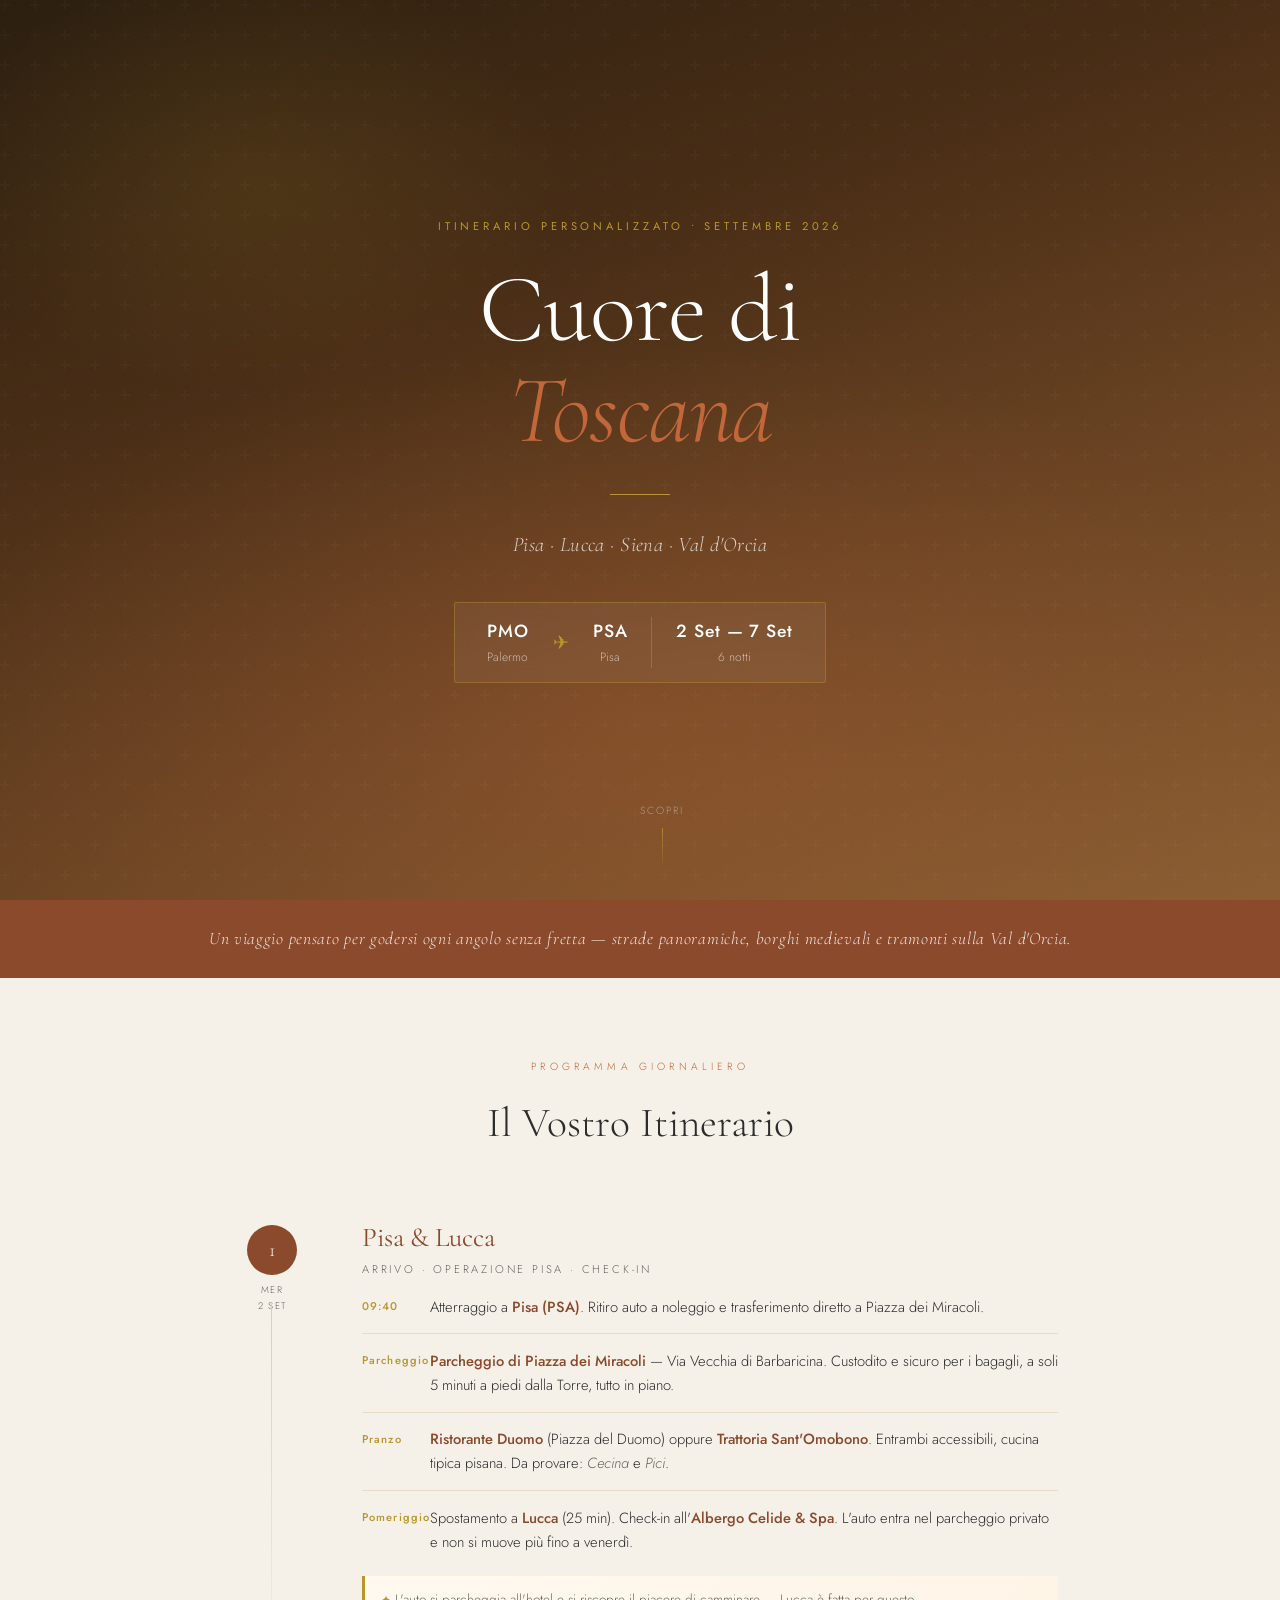
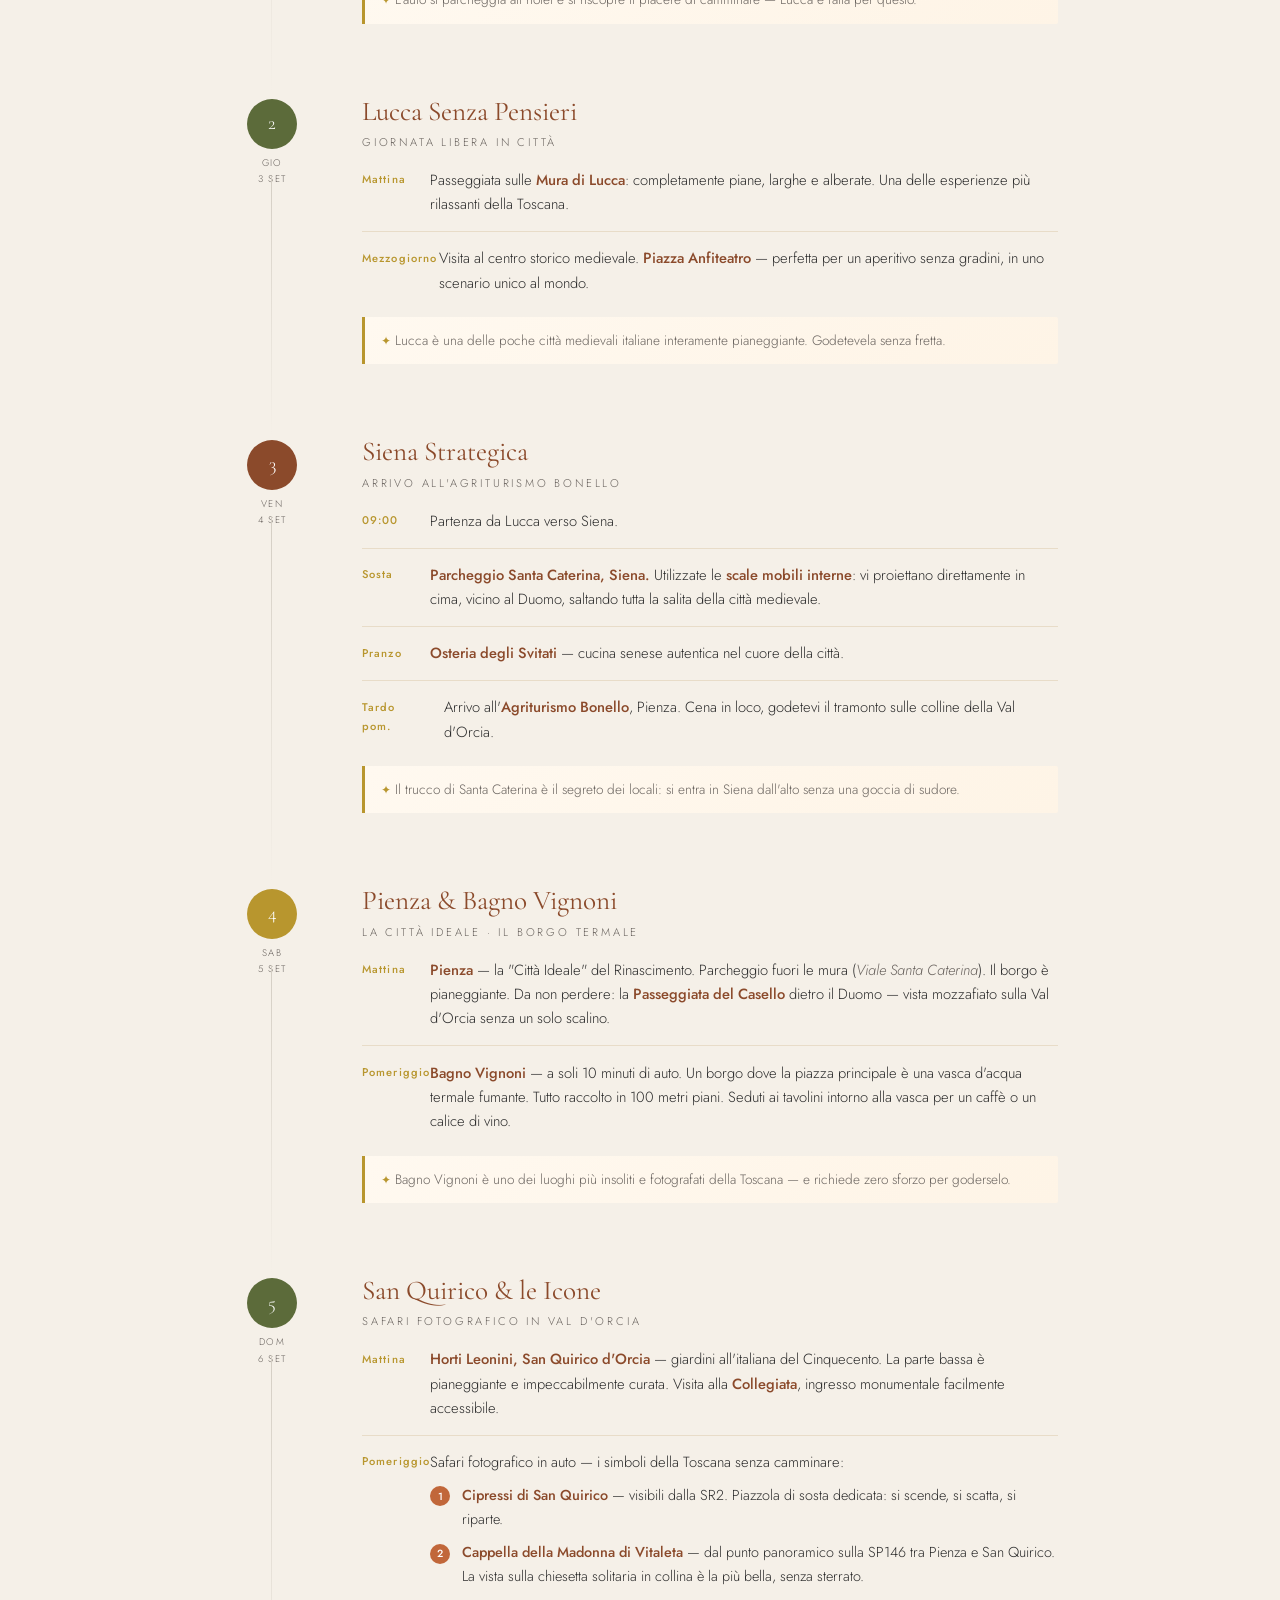
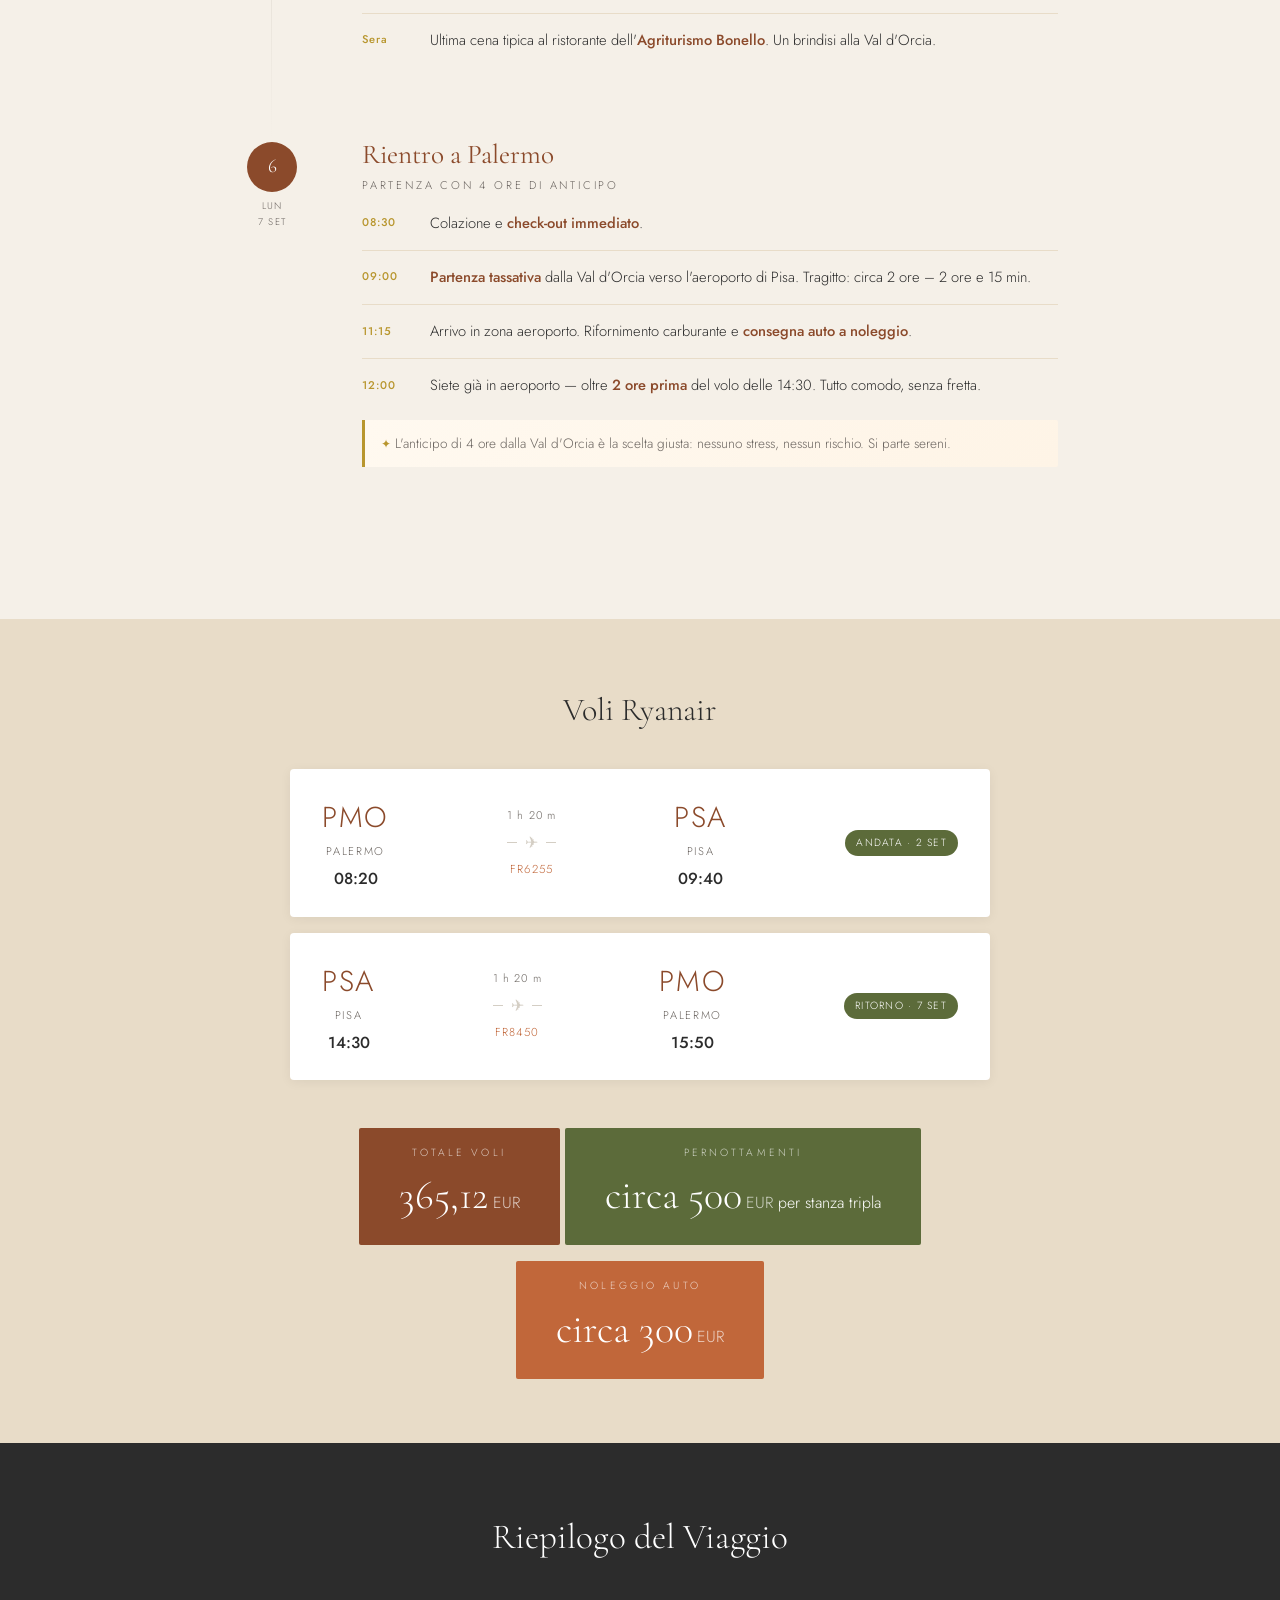
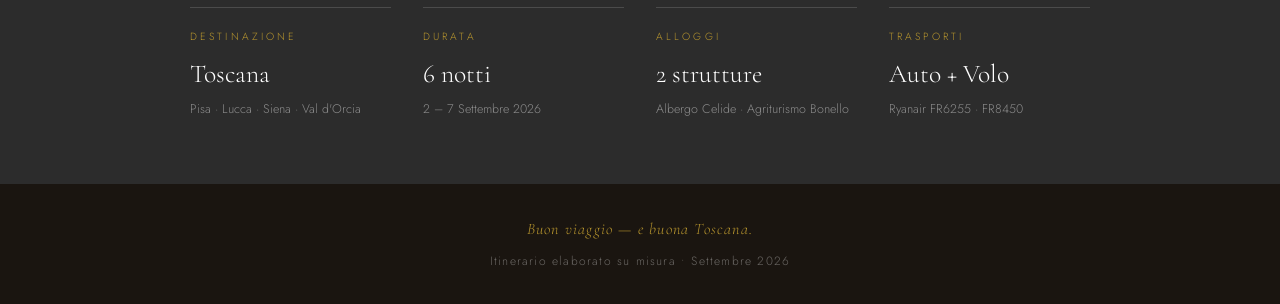
<file: toscana_itinerario.html>
<!DOCTYPE html>
<html lang="it">
<head>
  <meta charset="UTF-8" />
  <meta name="viewport" content="width=device-width, initial-scale=1.0"/>
  <title>Toscana Esclusiva — Settembre 2026</title>
  <meta property="og:title" content="Toscana Esclusiva — Settembre 2026" />
  <meta property="og:description" content="Itinerario personalizzato per la Toscana: Pisa, Lucca, Siena e Val d'Orcia. 6 notti dal 2 al 7 Settembre 2026." />
  <meta property="og:type" content="website" />
  <link href="https://fonts.googleapis.com/css2?family=Cormorant+Garamond:ital,wght@0,300;0,400;0,600;1,300;1,400&family=Jost:wght@300;400;500&display=swap" rel="stylesheet"/>
  <style>
    :root {
      --cream: #f5f0e8;
      --sand: #e8dcc8;
      --sienna: #8b4a2b;
      --terracotta: #c1673a;
      --gold: #b8962e;
      --olive: #5c6b3a;
      --charcoal: #2c2c2c;
      --warm-grey: #6b6560;
      --light-grey: #d4cec4;
    }

    *, *::before, *::after { box-sizing: border-box; margin: 0; padding: 0; }

    html { scroll-behavior: smooth; }

    body {
      background-color: var(--cream);
      color: var(--charcoal);
      font-family: 'Jost', sans-serif;
      font-weight: 300;
      line-height: 1.7;
      overflow-x: hidden;
    }

    /* ── HERO ─────────────────────────────────────────────── */
    .hero {
      position: relative;
      height: 100vh;
      min-height: 600px;
      display: flex;
      flex-direction: column;
      align-items: center;
      justify-content: center;
      text-align: center;
      padding: 2rem;
      overflow: hidden;
      background: linear-gradient(160deg, #2c1f10 0%, #4a2e16 35%, #6b4423 65%, #8b5e32 100%);
    }

    .hero::before {
      content: '';
      position: absolute;
      inset: 0;
      background:
        radial-gradient(ellipse 80% 60% at 50% 80%, rgba(193,103,58,0.25) 0%, transparent 70%),
        radial-gradient(ellipse 40% 40% at 20% 20%, rgba(184,150,46,0.12) 0%, transparent 60%);
    }

    .hero-texture {
      position: absolute;
      inset: 0;
      background-image: url("data:image/svg+xml,%3Csvg width='60' height='60' viewBox='0 0 60 60' xmlns='http://www.w3.org/2000/svg'%3E%3Cg fill='none' fill-rule='evenodd'%3E%3Cg fill='%23ffffff' fill-opacity='0.02'%3E%3Cpath d='M36 34v-4h-2v4h-4v2h4v4h2v-4h4v-2h-4zm0-30V0h-2v4h-4v2h4v4h2V6h4V4h-4zM6 34v-4H4v4H0v2h4v4h2v-4h4v-2H6zM6 4V0H4v4H0v2h4v4h2V6h4V4H6z'/%3E%3C/g%3E%3C/g%3E%3C/svg%3E");
    }

    .hero-content { position: relative; z-index: 2; max-width: 760px; }

    .hero-label {
      font-family: 'Jost', sans-serif;
      font-weight: 400;
      font-size: 0.7rem;
      letter-spacing: 0.35em;
      text-transform: uppercase;
      color: var(--gold);
      margin-bottom: 1.5rem;
      opacity: 0;
      animation: fadeUp 0.8s ease 0.2s forwards;
    }

    .hero-title {
      font-family: 'Cormorant Garamond', serif;
      font-weight: 300;
      font-size: clamp(3rem, 8vw, 6rem);
      line-height: 1.05;
      color: #fff;
      letter-spacing: -0.01em;
      opacity: 0;
      animation: fadeUp 0.9s ease 0.4s forwards;
    }

    .hero-title em {
      font-style: italic;
      color: var(--terracotta);
    }

    .hero-divider {
      width: 60px;
      height: 1px;
      background: var(--gold);
      margin: 2rem auto;
      opacity: 0;
      animation: fadeUp 0.8s ease 0.6s forwards;
    }

    .hero-sub {
      font-family: 'Cormorant Garamond', serif;
      font-style: italic;
      font-size: 1.3rem;
      color: rgba(255,255,255,0.75);
      letter-spacing: 0.02em;
      opacity: 0;
      animation: fadeUp 0.8s ease 0.8s forwards;
    }

    .flight-badge {
      display: inline-flex;
      align-items: center;
      gap: 1.5rem;
      margin-top: 2.5rem;
      padding: 0.9rem 2rem;
      border: 1px solid rgba(184,150,46,0.4);
      background: rgba(255,255,255,0.05);
      backdrop-filter: blur(8px);
      border-radius: 2px;
      opacity: 0;
      animation: fadeUp 0.8s ease 1s forwards;
    }

    .flight-segment {
      font-family: 'Jost', sans-serif;
      font-size: 0.75rem;
      color: rgba(255,255,255,0.6);
      text-align: center;
    }
    .flight-segment strong {
      display: block;
      font-size: 1.1rem;
      font-weight: 500;
      color: #fff;
      letter-spacing: 0.05em;
    }
    .flight-arrow {
      font-size: 1.2rem;
      color: var(--gold);
    }

    /* ── SCROLL HINT ──────────────────────────────────────── */
    .scroll-hint {
      position: absolute;
      bottom: 2rem;
      left: 50%;
      transform: translateX(-50%);
      display: flex;
      flex-direction: column;
      align-items: center;
      gap: 0.5rem;
      color: rgba(255,255,255,0.4);
      font-size: 0.65rem;
      letter-spacing: 0.2em;
      text-transform: uppercase;
      z-index: 2;
      opacity: 0;
      animation: fadeUp 0.8s ease 1.4s forwards;
    }

    .scroll-line {
      width: 1px;
      height: 40px;
      background: linear-gradient(to bottom, rgba(184,150,46,0.8), transparent);
      animation: scrollPulse 2s ease-in-out 1.6s infinite;
    }

    /* ── INTRO STRIP ──────────────────────────────────────── */
    .intro-strip {
      background: var(--sienna);
      color: #fff;
      padding: 1.5rem 2rem;
      text-align: center;
    }

    .intro-strip p {
      font-family: 'Cormorant Garamond', serif;
      font-style: italic;
      font-size: 1.1rem;
      letter-spacing: 0.04em;
      color: rgba(255,255,255,0.85);
    }

    /* ── TIMELINE ─────────────────────────────────────────── */
    .itinerary {
      max-width: 900px;
      margin: 0 auto;
      padding: 5rem 2rem;
    }

    .section-header {
      text-align: center;
      margin-bottom: 4rem;
    }

    .section-header .label {
      font-size: 0.65rem;
      letter-spacing: 0.4em;
      text-transform: uppercase;
      color: var(--terracotta);
      display: block;
      margin-bottom: 0.75rem;
    }

    .section-header h2 {
      font-family: 'Cormorant Garamond', serif;
      font-weight: 300;
      font-size: 2.6rem;
      color: var(--charcoal);
    }

    /* Day cards */
    .day-card {
      display: grid;
      grid-template-columns: 100px 1fr;
      gap: 0 2.5rem;
      margin-bottom: 3.5rem;
      position: relative;
      opacity: 0;
      transform: translateY(24px);
      transition: opacity 0.7s ease, transform 0.7s ease;
    }

    .day-card.visible {
      opacity: 1;
      transform: translateY(0);
    }

    /* vertical line */
    .day-card:not(:last-child)::after {
      content: '';
      position: absolute;
      left: 49px;
      top: 80px;
      bottom: -3.5rem;
      width: 1px;
      background: linear-gradient(to bottom, var(--light-grey), transparent);
    }

    .day-date {
      display: flex;
      flex-direction: column;
      align-items: center;
      padding-top: 0.2rem;
    }

    .day-number {
      width: 50px;
      height: 50px;
      border-radius: 50%;
      background: var(--sienna);
      color: #fff;
      display: flex;
      align-items: center;
      justify-content: center;
      font-family: 'Cormorant Garamond', serif;
      font-size: 1.2rem;
      font-weight: 300;
      flex-shrink: 0;
      position: relative;
      z-index: 1;
    }

    .day-number.gold { background: var(--gold); }
    .day-number.olive { background: var(--olive); }

    .day-weekday {
      font-size: 0.6rem;
      letter-spacing: 0.12em;
      text-transform: uppercase;
      color: var(--warm-grey);
      margin-top: 0.4rem;
      text-align: center;
    }

    .day-body { padding-bottom: 1rem; }

    .day-title {
      font-family: 'Cormorant Garamond', serif;
      font-size: 1.7rem;
      font-weight: 400;
      color: var(--sienna);
      margin-bottom: 0.3rem;
      line-height: 1.2;
    }

    .day-subtitle {
      font-size: 0.7rem;
      letter-spacing: 0.25em;
      text-transform: uppercase;
      color: var(--warm-grey);
      margin-bottom: 1rem;
    }

    .event-list { list-style: none; }

    .event-item {
      display: flex;
      gap: 1rem;
      margin-bottom: 0.9rem;
      padding-bottom: 0.9rem;
      border-bottom: 1px solid var(--sand);
    }

    .event-item:last-child {
      border-bottom: none;
      margin-bottom: 0;
    }

    .event-time {
      font-size: 0.7rem;
      font-weight: 500;
      letter-spacing: 0.1em;
      color: var(--gold);
      min-width: 52px;
      padding-top: 0.15rem;
    }

    .event-text {
      font-size: 0.92rem;
      color: var(--charcoal);
      line-height: 1.65;
    }

    .event-text strong {
      font-weight: 500;
      color: var(--sienna);
    }

    .event-text em { font-style: italic; color: var(--warm-grey); }

    .tip-box {
      background: linear-gradient(135deg, #fff9f0 0%, #fef4e6 100%);
      border-left: 3px solid var(--gold);
      padding: 0.75rem 1rem;
      margin-top: 0.5rem;
      border-radius: 0 2px 2px 0;
      font-size: 0.85rem;
      color: var(--warm-grey);
    }
    .tip-box::before {
      content: '✦ ';
      color: var(--gold);
      font-size: 0.75rem;
    }

    /* ── PHOTO SPOTS ──────────────────────────────────────── */
    .photo-spots {
      counter-reset: spot;
    }

    .spot-item {
      display: flex;
      align-items: baseline;
      gap: 0.75rem;
      margin-bottom: 0.6rem;
      font-size: 0.9rem;
    }

    .spot-item::before {
      counter-increment: spot;
      content: counter(spot);
      background: var(--terracotta);
      color: #fff;
      font-size: 0.65rem;
      font-weight: 500;
      width: 20px;
      height: 20px;
      border-radius: 50%;
      display: flex;
      align-items: center;
      justify-content: center;
      flex-shrink: 0;
    }

    /* ── SUMMARY BAR ──────────────────────────────────────── */
    .summary {
      background: var(--charcoal);
      color: #fff;
      padding: 4rem 2rem;
    }

    .summary-inner {
      max-width: 900px;
      margin: 0 auto;
    }

    .summary h2 {
      font-family: 'Cormorant Garamond', serif;
      font-weight: 300;
      font-size: 2.2rem;
      color: #fff;
      margin-bottom: 2.5rem;
      text-align: center;
    }

    .summary-grid {
      display: grid;
      grid-template-columns: repeat(auto-fit, minmax(200px, 1fr));
      gap: 2rem;
    }

    .summary-item {
      border-top: 1px solid rgba(255,255,255,0.15);
      padding-top: 1.25rem;
    }

    .summary-item .s-label {
      font-size: 0.65rem;
      letter-spacing: 0.3em;
      text-transform: uppercase;
      color: var(--gold);
      margin-bottom: 0.4rem;
    }

    .summary-item .s-value {
      font-family: 'Cormorant Garamond', serif;
      font-size: 1.6rem;
      font-weight: 300;
      color: #fff;
    }

    .summary-item .s-note {
      font-size: 0.78rem;
      color: rgba(255,255,255,0.45);
      margin-top: 0.2rem;
    }

    /* ── FLIGHT RECAP ─────────────────────────────────────── */
    .flight-recap {
      background: var(--sand);
      padding: 4rem 2rem;
    }

    .flight-recap-inner {
      max-width: 700px;
      margin: 0 auto;
      text-align: center;
    }

    .flight-recap h2 {
      font-family: 'Cormorant Garamond', serif;
      font-weight: 300;
      font-size: 2rem;
      color: var(--charcoal);
      margin-bottom: 2rem;
    }

    .flight-row {
      display: flex;
      align-items: center;
      justify-content: space-between;
      background: #fff;
      border-radius: 4px;
      padding: 1.5rem 2rem;
      margin-bottom: 1rem;
      box-shadow: 0 2px 12px rgba(0,0,0,0.06);
    }

    .flight-airport { text-align: center; }
    .flight-airport .code {
      font-family: 'Jost', sans-serif;
      font-size: 1.8rem;
      font-weight: 300;
      letter-spacing: 0.06em;
      color: var(--sienna);
    }
    .flight-airport .city {
      font-size: 0.7rem;
      letter-spacing: 0.15em;
      text-transform: uppercase;
      color: var(--warm-grey);
    }
    .flight-airport .time {
      font-size: 1rem;
      font-weight: 500;
      color: var(--charcoal);
      margin-top: 0.25rem;
    }

    .flight-mid { text-align: center; }
    .flight-mid .duration {
      font-size: 0.7rem;
      color: var(--warm-grey);
      letter-spacing: 0.1em;
      margin-bottom: 0.25rem;
    }
    .flight-mid .flight-line {
      display: flex;
      align-items: center;
      gap: 0.5rem;
      color: var(--light-grey);
    }
    .flight-mid .flight-line hr { flex: 1; border: none; border-top: 1.5px solid var(--light-grey); }
    .flight-mid .flight-num {
      font-size: 0.72rem;
      color: var(--terracotta);
      letter-spacing: 0.1em;
      margin-top: 0.25rem;
    }
    .flight-tag {
      font-size: 0.65rem;
      background: var(--olive);
      color: #fff;
      letter-spacing: 0.12em;
      text-transform: uppercase;
      padding: 0.25rem 0.7rem;
      border-radius: 20px;
    }

    .price-box {
      display: inline-block;
      margin-top: 2rem;
      background: var(--sienna);
      color: #fff;
      padding: 1rem 2.5rem;
      border-radius: 2px;
    }
    .price-box .p-label {
      font-size: 0.65rem;
      letter-spacing: 0.3em;
      text-transform: uppercase;
      opacity: 0.7;
    }
    .price-box .p-amount {
      font-family: 'Cormorant Garamond', serif;
      font-size: 2.5rem;
      font-weight: 300;
    }
    .price-box .p-currency {
      font-size: 1rem;
      opacity: 0.7;
      margin-left: 0.3rem;
    }

    /* ── FOOTER ───────────────────────────────────────────── */
    footer {
      background: #1a1510;
      color: rgba(255,255,255,0.35);
      text-align: center;
      padding: 2rem;
      font-size: 0.75rem;
      letter-spacing: 0.1em;
    }

    footer em {
      display: block;
      font-family: 'Cormorant Garamond', serif;
      font-style: italic;
      font-size: 1rem;
      color: var(--gold);
      margin-bottom: 0.5rem;
    }

    /* ── ANIMATIONS ───────────────────────────────────────── */
    @keyframes fadeUp {
      from { opacity: 0; transform: translateY(20px); }
      to   { opacity: 1; transform: translateY(0); }
    }

    @keyframes scrollPulse {
      0%, 100% { opacity: 0.4; transform: scaleY(1); }
      50%       { opacity: 1;   transform: scaleY(1.15); }
    }

    /* ── RESPONSIVE ───────────────────────────────────────── */
    @media (max-width: 600px) {
      .day-card {
        grid-template-columns: 60px 1fr;
        gap: 0 1.5rem;
      }
      .day-card:not(:last-child)::after { left: 29px; }
      .day-number { width: 38px; height: 38px; font-size: 1rem; }
      .flight-row { flex-direction: column; gap: 1rem; }
      .hero-sub { font-size: 1.05rem; }
    }
  </style>
</head>
<body>

  <!-- ── HERO ─────────────────────────────────────────────── -->
  <header class="hero">
    <div class="hero-texture"></div>
    <div class="hero-content">
      <p class="hero-label">Itinerario personalizzato &bull; Settembre 2026</p>
      <h1 class="hero-title">Cuore di<br><em>Toscana</em></h1>
      <div class="hero-divider"></div>
      <p class="hero-sub">Pisa · Lucca · Siena · Val d'Orcia</p>
      <div class="flight-badge">
        <div class="flight-segment">
          <strong>PMO</strong>
          Palermo
        </div>
        <div class="flight-arrow">✈</div>
        <div class="flight-segment">
          <strong>PSA</strong>
          Pisa
        </div>
        <div class="flight-segment" style="border-left:1px solid rgba(255,255,255,0.15); padding-left:1.5rem;">
          <strong>2 Set — 7 Set</strong>
          6 notti
        </div>
      </div>
    </div>
    <div class="scroll-hint">
      <span>Scopri</span>
      <div class="scroll-line"></div>
    </div>
  </header>

  <!-- ── INTRO ─────────────────────────────────────────────── -->
  <div class="intro-strip">
    <p>Un viaggio pensato per godersi ogni angolo senza fretta — strade panoramiche, borghi medievali e tramonti sulla Val d'Orcia.</p>
  </div>

  <!-- ── ITINERARY ─────────────────────────────────────────── -->
  <section class="itinerary">
    <div class="section-header">
      <span class="label">Programma giornaliero</span>
      <h2>Il Vostro Itinerario</h2>
    </div>

    <!-- DAY 1 -->
    <div class="day-card">
      <div class="day-date">
        <div class="day-number">1</div>
        <div class="day-weekday">Mer<br>2 Set</div>
      </div>
      <div class="day-body">
        <h3 class="day-title">Pisa &amp; Lucca</h3>
        <p class="day-subtitle">Arrivo · Operazione Pisa · Check-in</p>
        <ul class="event-list">
          <li class="event-item">
            <span class="event-time">09:40</span>
            <div class="event-text">Atterraggio a <strong>Pisa (PSA)</strong>. Ritiro auto a noleggio e trasferimento diretto a Piazza dei Miracoli.</div>
          </li>
          <li class="event-item">
            <span class="event-time">Parcheggio</span>
            <div class="event-text"><strong>Parcheggio di Piazza dei Miracoli</strong> — Via Vecchia di Barbaricina. Custodito e sicuro per i bagagli, a soli 5 minuti a piedi dalla Torre, tutto in piano.</div>
          </li>
          <li class="event-item">
            <span class="event-time">Pranzo</span>
            <div class="event-text">
              <strong>Ristorante Duomo</strong> (Piazza del Duomo) oppure <strong>Trattoria Sant'Omobono</strong>. Entrambi accessibili, cucina tipica pisana. Da provare: <em>Cecina</em> e <em>Pici</em>.
            </div>
          </li>
          <li class="event-item">
            <span class="event-time">Pomeriggio</span>
            <div class="event-text">Spostamento a <strong>Lucca</strong> (25 min). Check-in all'<strong>Albergo Celide &amp; Spa</strong>. L'auto entra nel parcheggio privato e non si muove più fino a venerdì.</div>
          </li>
        </ul>
        <div class="tip-box">L'auto si parcheggia all'hotel e si riscopre il piacere di camminare — Lucca è fatta per questo.</div>
      </div>
    </div>

    <!-- DAY 2 -->
    <div class="day-card">
      <div class="day-date">
        <div class="day-number olive">2</div>
        <div class="day-weekday">Gio<br>3 Set</div>
      </div>
      <div class="day-body">
        <h3 class="day-title">Lucca Senza Pensieri</h3>
        <p class="day-subtitle">Giornata libera in città</p>
        <ul class="event-list">
          <li class="event-item">
            <span class="event-time">Mattina</span>
            <div class="event-text">Passeggiata sulle <strong>Mura di Lucca</strong>: completamente piane, larghe e alberate. Una delle esperienze più rilassanti della Toscana.</div>
          </li>
          <li class="event-item">
            <span class="event-time">Mezzogiorno</span>
            <div class="event-text">Visita al centro storico medievale. <strong>Piazza Anfiteatro</strong> — perfetta per un aperitivo senza gradini, in uno scenario unico al mondo.</div>
          </li>
        </ul>
        <div class="tip-box">Lucca è una delle poche città medievali italiane interamente pianeggiante. Godetevela senza fretta.</div>
      </div>
    </div>

    <!-- DAY 3 -->
    <div class="day-card">
      <div class="day-date">
        <div class="day-number">3</div>
        <div class="day-weekday">Ven<br>4 Set</div>
      </div>
      <div class="day-body">
        <h3 class="day-title">Siena Strategica</h3>
        <p class="day-subtitle">Arrivo all'Agriturismo Bonello</p>
        <ul class="event-list">
          <li class="event-item">
            <span class="event-time">09:00</span>
            <div class="event-text">Partenza da Lucca verso Siena.</div>
          </li>
          <li class="event-item">
            <span class="event-time">Sosta</span>
            <div class="event-text"><strong>Parcheggio Santa Caterina, Siena.</strong> Utilizzate le <strong>scale mobili interne</strong>: vi proiettano direttamente in cima, vicino al Duomo, saltando tutta la salita della città medievale.</div>
          </li>
          <li class="event-item">
            <span class="event-time">Pranzo</span>
            <div class="event-text"><strong>Osteria degli Svitati</strong> — cucina senese autentica nel cuore della città.</div>
          </li>
          <li class="event-item">
            <span class="event-time">Tardo pom.</span>
            <div class="event-text">Arrivo all'<strong>Agriturismo Bonello</strong>, Pienza. Cena in loco, godetevi il tramonto sulle colline della Val d'Orcia.</div>
          </li>
        </ul>
        <div class="tip-box">Il trucco di Santa Caterina è il segreto dei locali: si entra in Siena dall'alto senza una goccia di sudore.</div>
      </div>
    </div>

    <!-- DAY 4 -->
    <div class="day-card">
      <div class="day-date">
        <div class="day-number gold">4</div>
        <div class="day-weekday">Sab<br>5 Set</div>
      </div>
      <div class="day-body">
        <h3 class="day-title">Pienza &amp; Bagno Vignoni</h3>
        <p class="day-subtitle">La Città Ideale · Il borgo termale</p>
        <ul class="event-list">
          <li class="event-item">
            <span class="event-time">Mattina</span>
            <div class="event-text"><strong>Pienza</strong> — la "Città Ideale" del Rinascimento. Parcheggio fuori le mura (<em>Viale Santa Caterina</em>). Il borgo è pianeggiante. Da non perdere: la <strong>Passeggiata del Casello</strong> dietro il Duomo — vista mozzafiato sulla Val d'Orcia senza un solo scalino.</div>
          </li>
          <li class="event-item">
            <span class="event-time">Pomeriggio</span>
            <div class="event-text"><strong>Bagno Vignoni</strong> — a soli 10 minuti di auto. Un borgo dove la piazza principale è una vasca d'acqua termale fumante. Tutto raccolto in 100 metri piani. Seduti ai tavolini intorno alla vasca per un caffè o un calice di vino.</div>
          </li>
        </ul>
        <div class="tip-box">Bagno Vignoni è uno dei luoghi più insoliti e fotografati della Toscana — e richiede zero sforzo per goderselo.</div>
      </div>
    </div>

    <!-- DAY 5 -->
    <div class="day-card">
      <div class="day-date">
        <div class="day-number olive">5</div>
        <div class="day-weekday">Dom<br>6 Set</div>
      </div>
      <div class="day-body">
        <h3 class="day-title">San Quirico &amp; le Icone</h3>
        <p class="day-subtitle">Safari fotografico in Val d'Orcia</p>
        <ul class="event-list">
          <li class="event-item">
            <span class="event-time">Mattina</span>
            <div class="event-text"><strong>Horti Leonini, San Quirico d'Orcia</strong> — giardini all'italiana del Cinquecento. La parte bassa è pianeggiante e impeccabilmente curata. Visita alla <strong>Collegiata</strong>, ingresso monumentale facilmente accessibile.</div>
          </li>
          <li class="event-item">
            <span class="event-time">Pomeriggio</span>
            <div class="event-text">Safari fotografico in auto — i simboli della Toscana senza camminare:
              <ol class="photo-spots" style="margin-top:0.6rem;">
                <li class="spot-item"><span><strong>Cipressi di San Quirico</strong> — visibili dalla SR2. Piazzola di sosta dedicata: si scende, si scatta, si riparte.</span></li>
                <li class="spot-item"><span><strong>Cappella della Madonna di Vitaleta</strong> — dal punto panoramico sulla SP146 tra Pienza e San Quirico. La vista sulla chiesetta solitaria in collina è la più bella, senza sterrato.</span></li>
              </ol>
            </div>
          </li>
          <li class="event-item">
            <span class="event-time">Sera</span>
            <div class="event-text">Ultima cena tipica al ristorante dell'<strong>Agriturismo Bonello</strong>. Un brindisi alla Val d'Orcia.</div>
          </li>
        </ul>
      </div>
    </div>

    <!-- DAY 6 -->
    <div class="day-card">
      <div class="day-date">
        <div class="day-number">6</div>
        <div class="day-weekday">Lun<br>7 Set</div>
      </div>
      <div class="day-body">
        <h3 class="day-title">Rientro a Palermo</h3>
        <p class="day-subtitle">Partenza con 4 ore di anticipo</p>
        <ul class="event-list">
          <li class="event-item">
            <span class="event-time">08:30</span>
            <div class="event-text">Colazione e <strong>check-out immediato</strong>.</div>
          </li>
          <li class="event-item">
            <span class="event-time">09:00</span>
            <div class="event-text"><strong>Partenza tassativa</strong> dalla Val d'Orcia verso l'aeroporto di Pisa. Tragitto: circa 2 ore – 2 ore e 15 min.</div>
          </li>
          <li class="event-item">
            <span class="event-time">11:15</span>
            <div class="event-text">Arrivo in zona aeroporto. Rifornimento carburante e <strong>consegna auto a noleggio</strong>.</div>
          </li>
          <li class="event-item">
            <span class="event-time">12:00</span>
            <div class="event-text">Siete già in aeroporto — oltre <strong>2 ore prima</strong> del volo delle 14:30. Tutto comodo, senza fretta.</div>
          </li>
        </ul>
        <div class="tip-box">L'anticipo di 4 ore dalla Val d'Orcia è la scelta giusta: nessuno stress, nessun rischio. Si parte sereni.</div>
      </div>
    </div>

  </section>

  <!-- ── FLIGHT RECAP ────────────────────────────────────── -->
  <section class="flight-recap">
    <div class="flight-recap-inner">
      <h2>Voli Ryanair</h2>

      <div class="flight-row">
        <div class="flight-airport">
          <div class="code">PMO</div>
          <div class="city">Palermo</div>
          <div class="time">08:20</div>
        </div>
        <div class="flight-mid">
          <div class="duration">1 h 20 m</div>
          <div class="flight-line">
            <hr/><span>✈</span><hr/>
          </div>
          <div class="flight-num">FR6255</div>
        </div>
        <div class="flight-airport">
          <div class="code">PSA</div>
          <div class="city">Pisa</div>
          <div class="time">09:40</div>
        </div>
        <span class="flight-tag">Andata · 2 Set</span>
      </div>

      <div class="flight-row">
        <div class="flight-airport">
          <div class="code">PSA</div>
          <div class="city">Pisa</div>
          <div class="time">14:30</div>
        </div>
        <div class="flight-mid">
          <div class="duration">1 h 20 m</div>
          <div class="flight-line">
            <hr/><span>✈</span><hr/>
          </div>
          <div class="flight-num">FR8450</div>
        </div>
        <div class="flight-airport">
          <div class="code">PMO</div>
          <div class="city">Palermo</div>
          <div class="time">15:50</div>
        </div>
        <span class="flight-tag">Ritorno · 7 Set</span>
      </div>

      <div class="price-box">
        <div class="p-label">Totale voli</div>
        <div><span class="p-amount">365,12</span><span class="p-currency">EUR</span></div>
      </div>

      <div class="price-box" style="background: var(--olive); margin-top: 1rem;">
        <div class="p-label">Pernottamenti</div>
        <div><span class="p-amount">circa 500</span><span class="p-currency">EUR</span> per stanza tripla</div>
      </div>

      <div class="price-box" style="background: var(--terracotta); margin-top: 1rem;">
        <div class="p-label">Noleggio auto</div>
        <div><span class="p-amount">circa 300</span><span class="p-currency">EUR</span></div>
      </div>
    </div>
  </section>

  <!-- ── SUMMARY ─────────────────────────────────────────── -->
  <section class="summary">
    <div class="summary-inner">
      <h2>Riepilogo del Viaggio</h2>
      <div class="summary-grid">
        <div class="summary-item">
          <div class="s-label">Destinazione</div>
          <div class="s-value">Toscana</div>
          <div class="s-note">Pisa · Lucca · Siena · Val d'Orcia</div>
        </div>
        <div class="summary-item">
          <div class="s-label">Durata</div>
          <div class="s-value">6 notti</div>
          <div class="s-note">2 – 7 Settembre 2026</div>
        </div>
        <div class="summary-item">
          <div class="s-label">Alloggi</div>
          <div class="s-value">2 strutture</div>
          <div class="s-note">Albergo Celide · Agriturismo Bonello</div>
        </div>
        <div class="summary-item">
          <div class="s-label">Trasporti</div>
          <div class="s-value">Auto + Volo</div>
          <div class="s-note">Ryanair FR6255 · FR8450</div>
        </div>
      </div>
    </div>
  </section>

  <!-- ── FOOTER ─────────────────────────────────────────── -->
  <footer>
    <em>Buon viaggio &mdash; e buona Toscana.</em>
    Itinerario elaborato su misura &bull; Settembre 2026
  </footer>

  <script>
    // Intersection Observer for card entrance animations
    const cards = document.querySelectorAll('.day-card');
    const observer = new IntersectionObserver((entries) => {
      entries.forEach(entry => {
        if (entry.isIntersecting) {
          entry.target.classList.add('visible');
          observer.unobserve(entry.target);
        }
      });
    }, { threshold: 0.12 });
    cards.forEach(c => observer.observe(c));
  </script>
</body>
</html>
</file>
